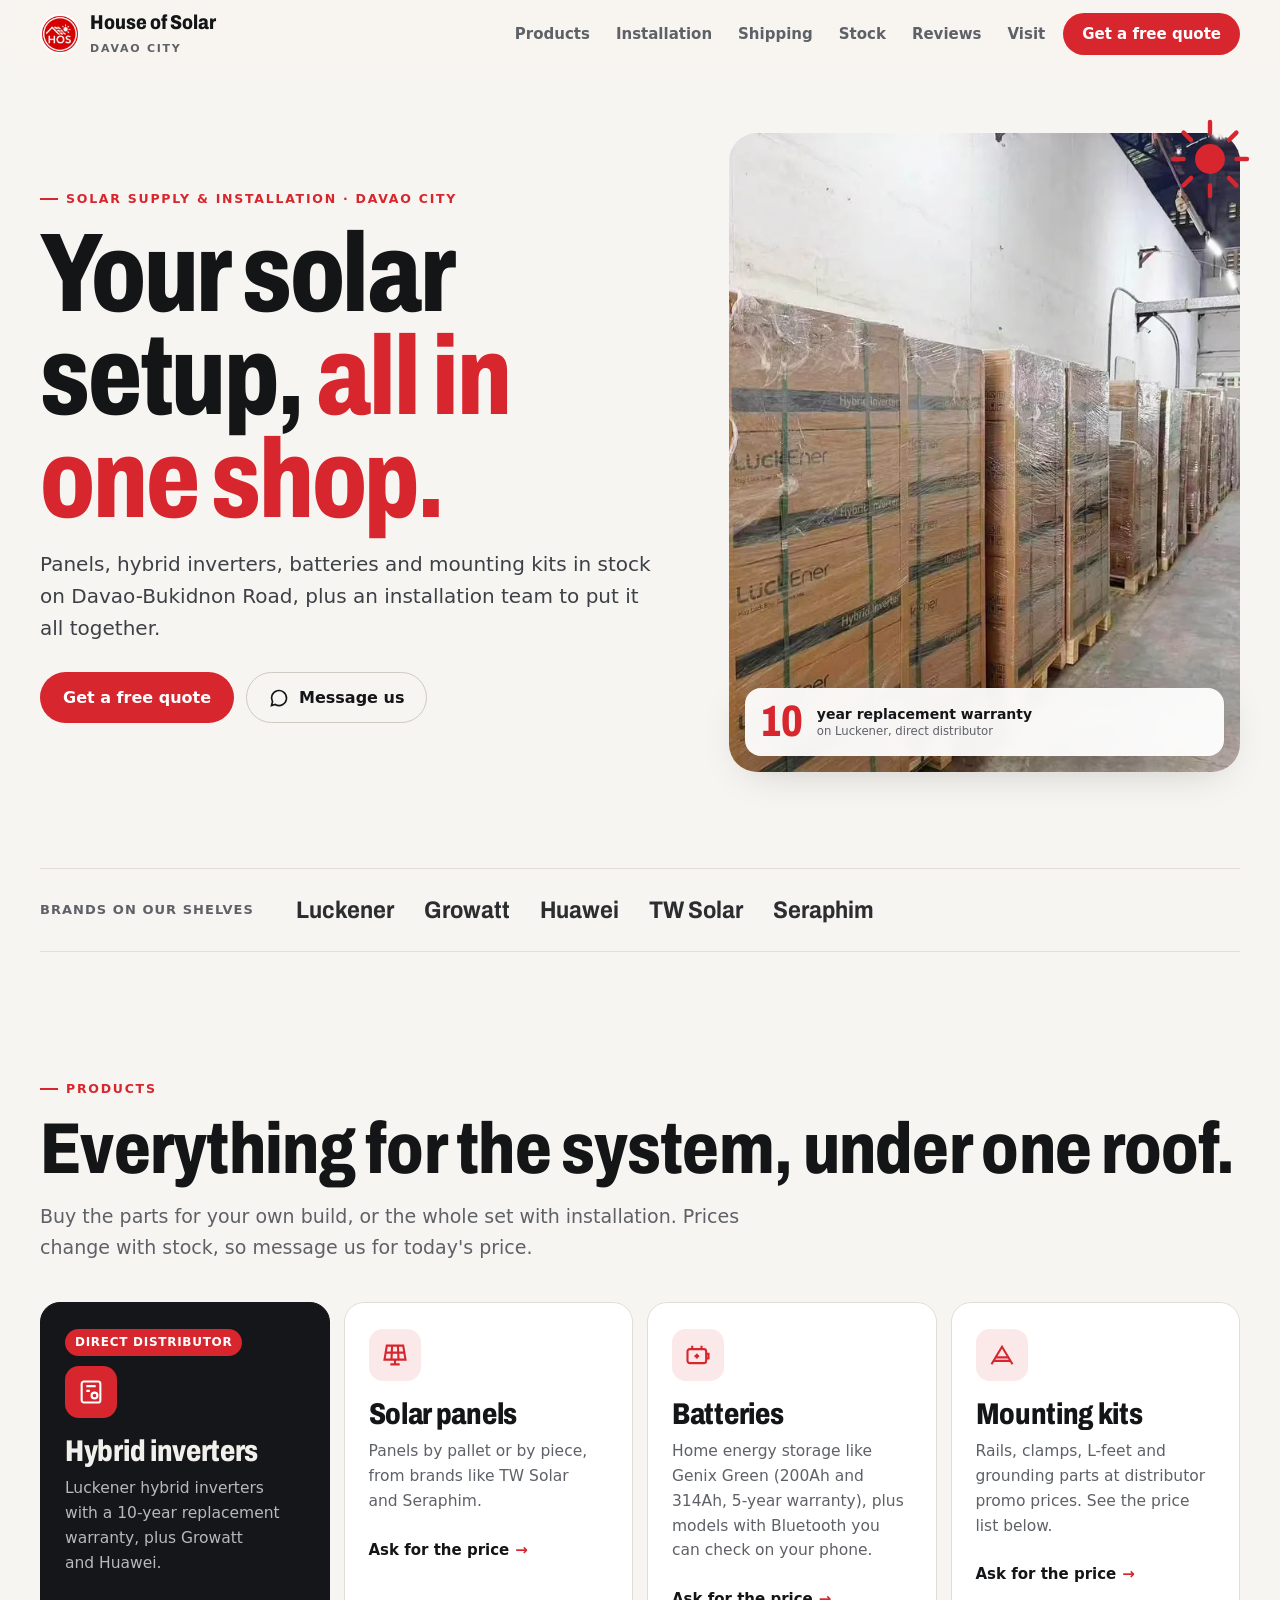
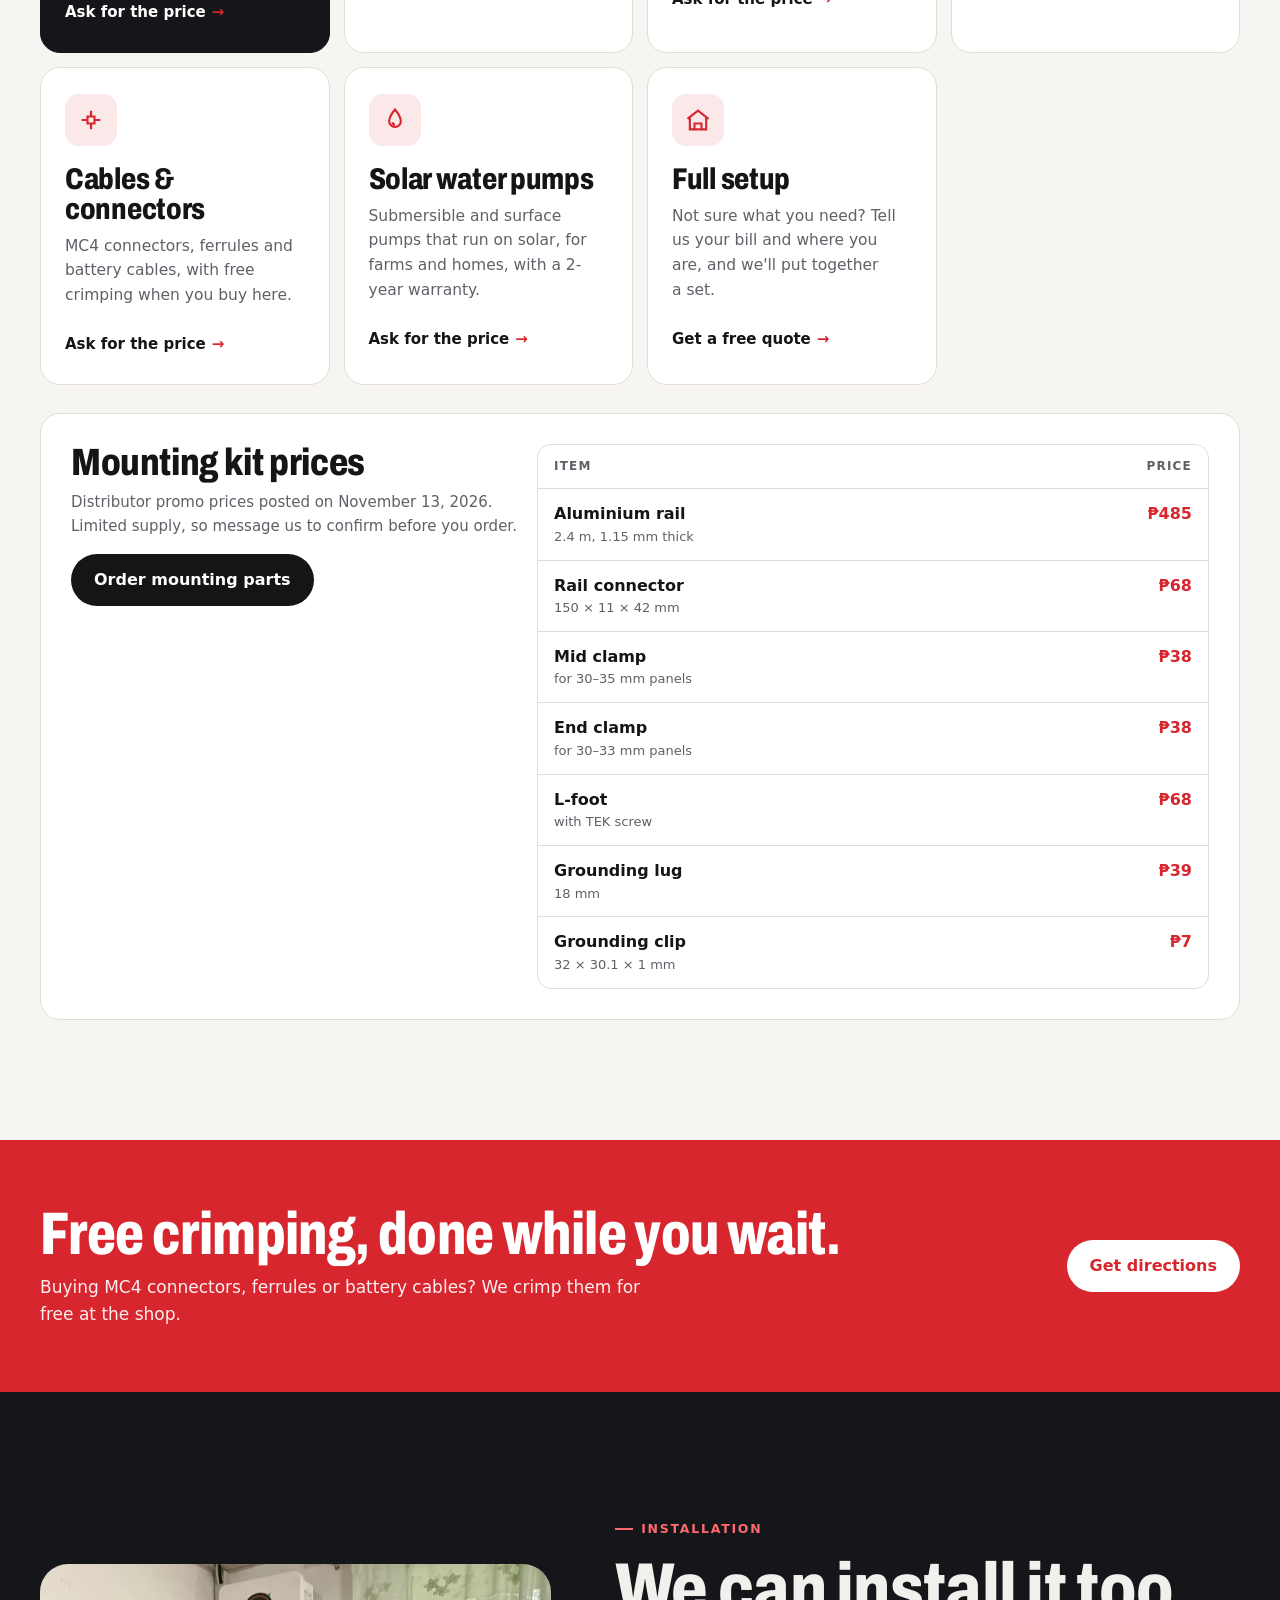
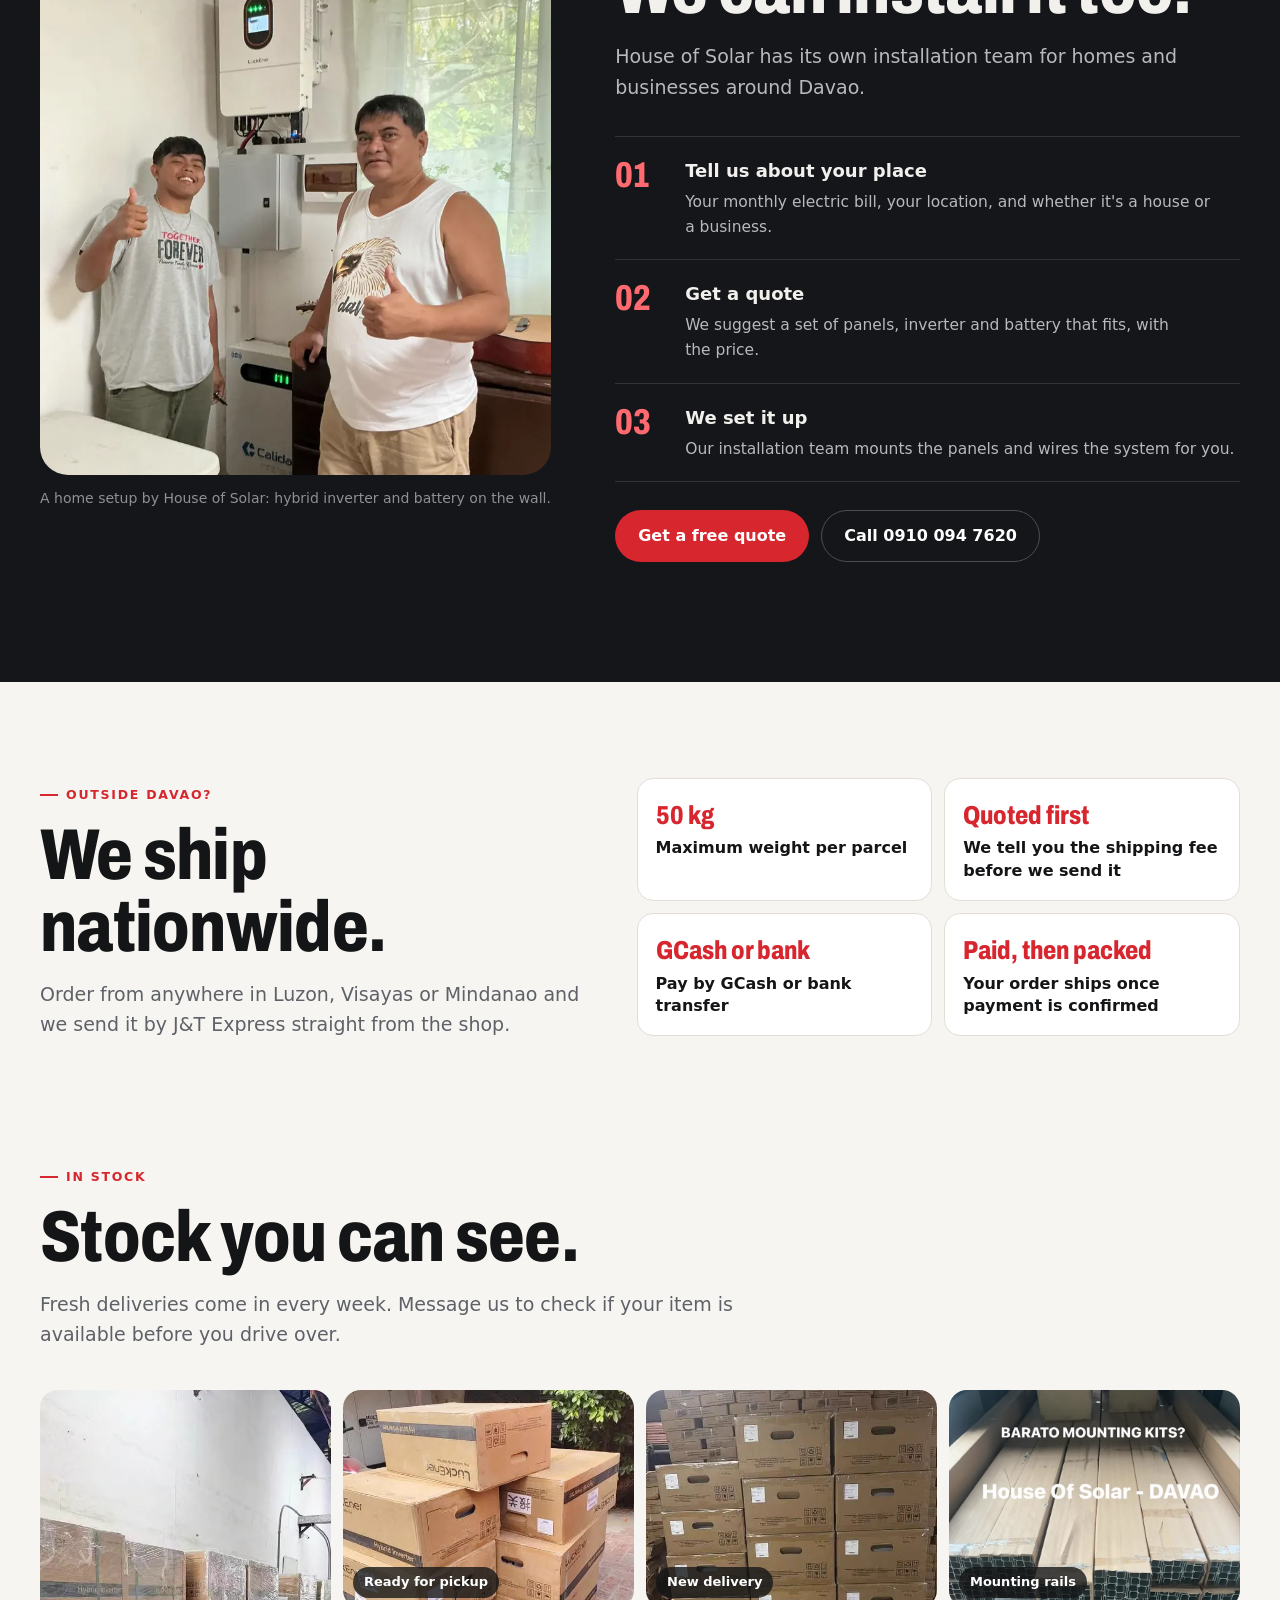
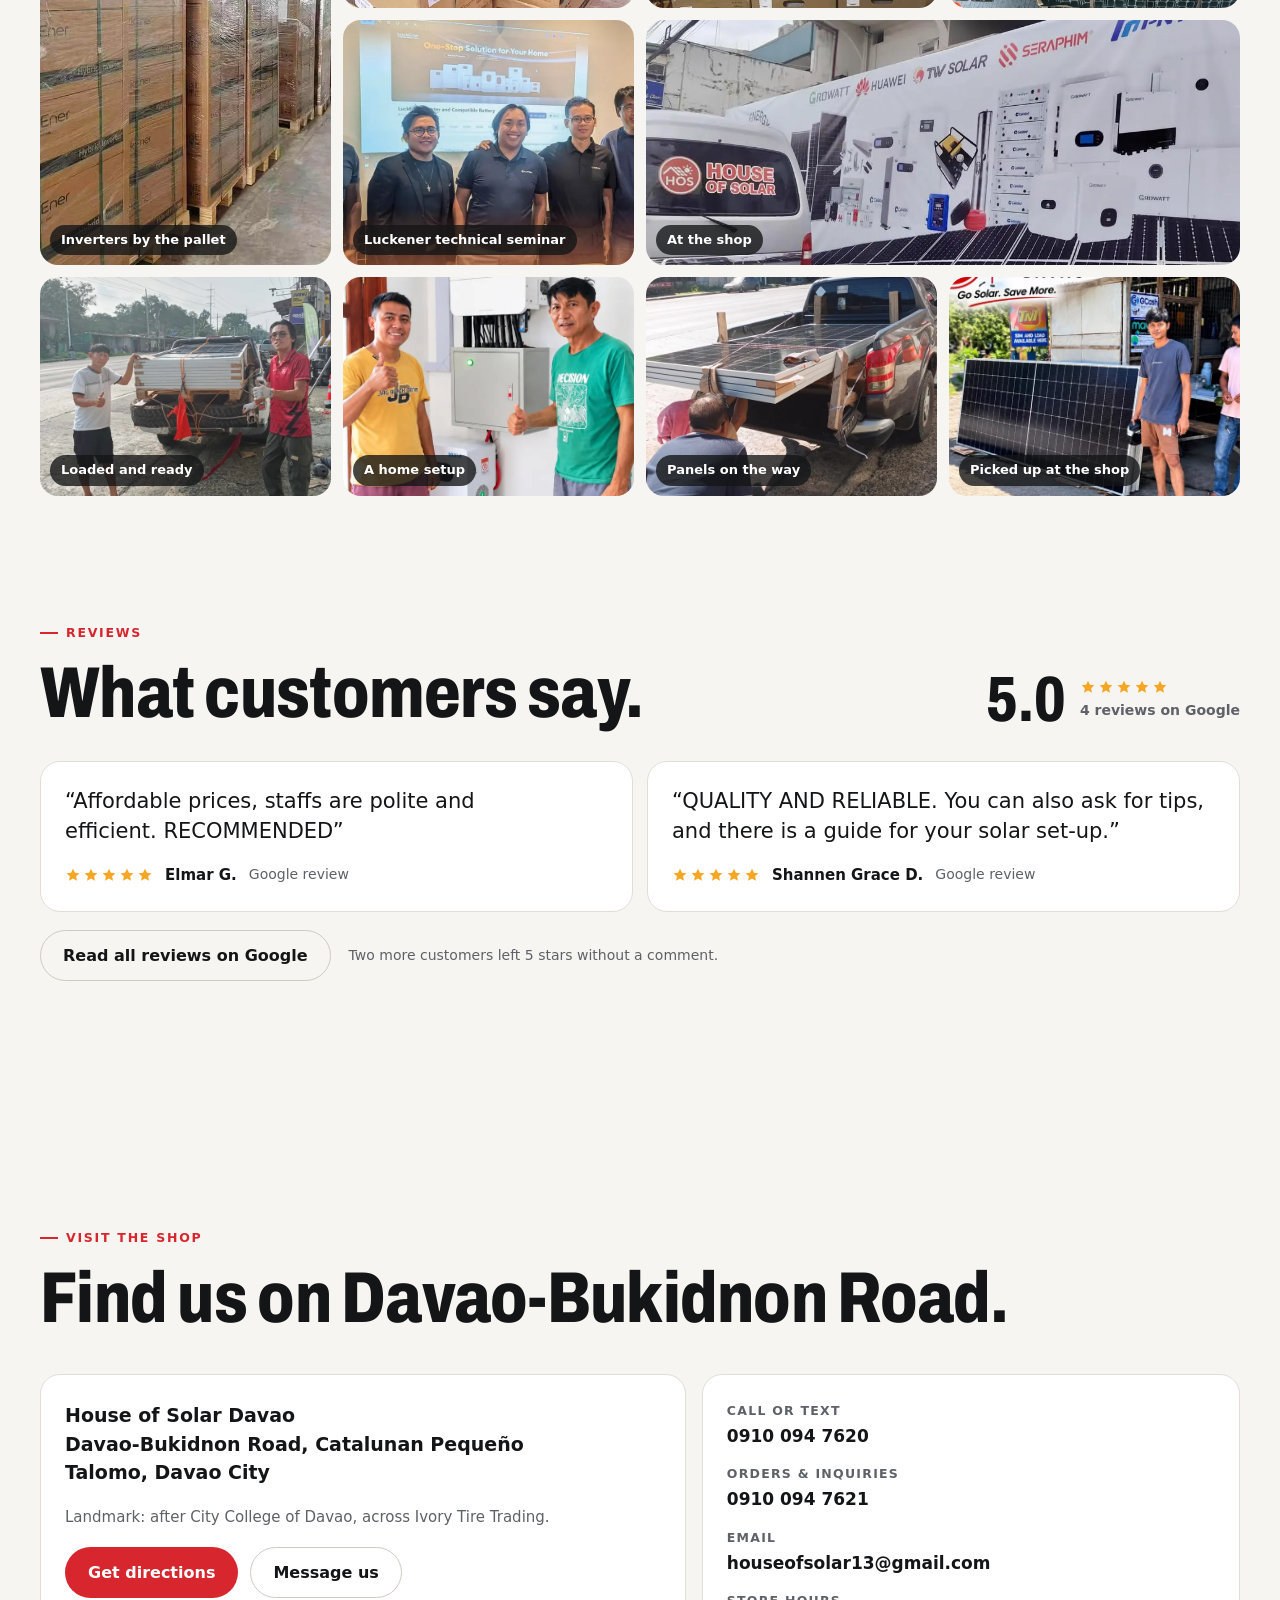
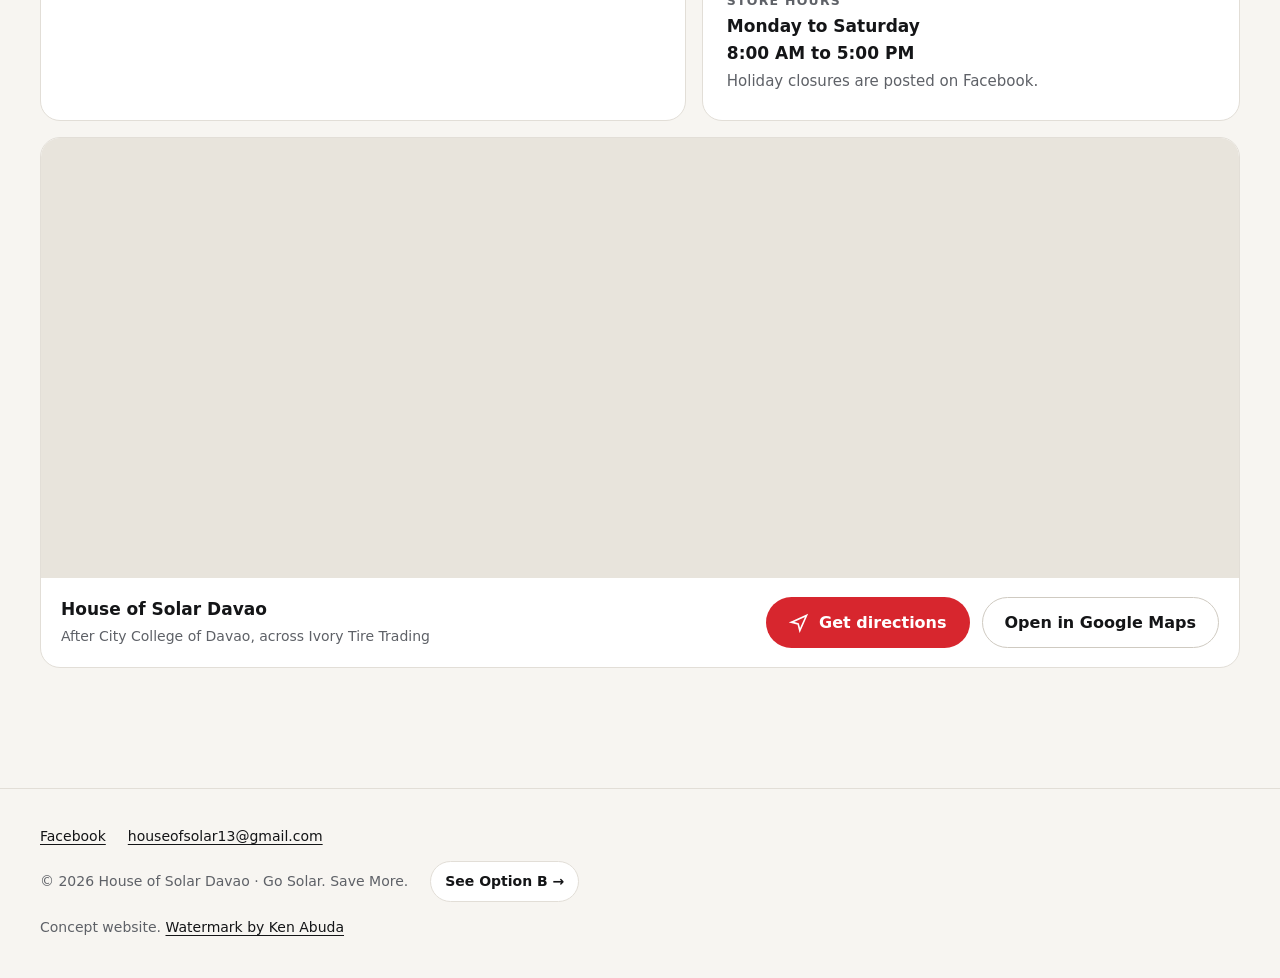
<file: index.html>
<!doctype html>
<html lang="en">
<head>
<meta charset="utf-8">
<meta name="viewport" content="width=device-width, initial-scale=1, viewport-fit=cover">
<title>House of Solar Davao · Solar panels, inverters, batteries and installation</title>
<meta name="description" content="Solar panels, hybrid inverters, batteries and mounting kits in stock on Davao-Bukidnon Road, Catalunan Pequeño, Davao City, plus an installation team. Direct distributor of Luckener.">
<meta name="robots" content="noindex, nofollow">
<meta name="theme-color" content="#F7F5F1">
<link rel="icon" href="assets/favicon.png" type="image/png">
<link rel="apple-touch-icon" href="assets/apple-touch-icon.png">
<link rel="preload" as="image" href="assets/warehouse-640.webp" imagesrcset="assets/warehouse-640.webp 640w, assets/warehouse.webp 864w" imagesizes="(min-width:900px) 44vw, 100vw" fetchpriority="high">
<link rel="preconnect" href="https://fonts.googleapis.com">
<link rel="preconnect" href="https://fonts.gstatic.com" crossorigin>
<link href="https://fonts.googleapis.com/css2?family=Archivo:wdth,wght@75..100,500..800&display=swap" rel="stylesheet">
<link rel="stylesheet" href="assets/dialogs.css">
<style>
  :root{
    --paper:#F7F5F1; --card:#FFFFFF; --ink:#141517; --muted:#5E6167; --line:#E2DED7;
    --red:#D7262E; --red-deep:#B51C23; --night:#141619; --night-2:#1D2024;
    --display:"Archivo","Arial Narrow",system-ui,sans-serif;
    --text:system-ui,-apple-system,"Segoe UI",Roboto,"Helvetica Neue",Arial,sans-serif;
    --r:20px; --gutter:clamp(16px,4vw,40px);
    color-scheme:light;
  }
  *{box-sizing:border-box}
  html{-webkit-text-size-adjust:100%}
  body{margin:0;background:var(--paper);color:var(--ink);font:400 16px/1.6 var(--text);overflow-x:clip}
  img{display:block;max-width:100%;height:auto}
  a{color:inherit;text-underline-offset:3px}
  h1,h2,h3{font-family:var(--display);font-weight:800;font-stretch:80%;letter-spacing:-.01em;line-height:1;margin:0;text-wrap:balance}
  p{margin:0;text-wrap:pretty}
  ::selection{background:var(--red);color:#fff}
  :focus-visible{outline:3px solid var(--red);outline-offset:3px;border-radius:6px}
  .skip{position:absolute;left:12px;top:-60px;z-index:100;background:var(--ink);color:#fff;padding:10px 14px;border-radius:10px;font-weight:700}
  .skip:focus{top:12px}
  .wrap{width:min(1200px,100% - 2*var(--gutter));margin-inline:auto}
  section{padding-block:clamp(64px,10vw,120px)}
  .kicker{display:inline-flex;align-items:center;gap:8px;color:var(--red);font-weight:700;letter-spacing:.14em;text-transform:uppercase;font-size:12.5px;margin-bottom:14px}
  .kicker::before{content:"";width:18px;height:2px;background:currentColor}
  .h2{font-size:clamp(38px,6.4vw,72px)}
  .lead{color:var(--muted);font-size:clamp(16px,1.9vw,19px);max-width:58ch;margin-top:16px}

  .btn{display:inline-flex;align-items:center;gap:10px;min-height:50px;padding:12px 22px;border-radius:999px;text-decoration:none;border:1.5px solid transparent;cursor:pointer;font:inherit;font-weight:700;font-size:16px;transition:background-color .15s,color .15s,border-color .15s,transform .12s}
  .btn svg{width:20px;height:20px;flex:none}
  .btn-red{background:var(--red);color:#fff}
  .btn-dark{background:var(--ink);color:#fff}
  .btn-ghost{border-color:#CFCAC1;color:var(--ink);background:transparent}
  .btn:active{transform:translateY(1px)}
  @media (hover:hover) and (pointer:fine){
    .btn-red:hover{background:var(--red-deep)}
    .btn-dark:hover{background:#2A2C30}
    .btn-ghost:hover{border-color:var(--ink)}
  }

  /* header */
  .top{position:sticky;top:0;z-index:20;background:color-mix(in srgb,var(--paper) 88%,transparent);backdrop-filter:saturate(1.3) blur(10px);border-bottom:1px solid transparent;transition:border-color .2s}
  .top .wrap{display:flex;align-items:center;gap:18px;min-height:68px}
  .brand{display:flex;align-items:center;gap:10px;text-decoration:none;margin-right:auto}
  .brand img{width:40px;height:40px;border-radius:50%}
  .brand b{font-family:var(--display);font-weight:800;font-stretch:85%;font-size:20px;line-height:1}
  .brand small{display:block;font-family:var(--text);font-weight:600;font-size:11px;letter-spacing:.16em;text-transform:uppercase;color:var(--muted);margin-top:3px}
  .nav{display:none;gap:26px}
  .nav a{text-decoration:none;color:var(--muted);font-weight:600;font-size:15px}
  .nav a:hover{color:var(--ink)}
  .top .btn{min-height:42px;padding:8px 18px;font-size:15px}
  @media (min-width:900px){.nav{display:flex}}
  @supports (animation-timeline: scroll()){
    .top{animation:edge linear both;animation-timeline:scroll();animation-range:0 80px}
    @keyframes edge{to{border-bottom-color:var(--line)}}
  }

  /* hero */
  .hero{padding-block:clamp(28px,5vw,64px) clamp(56px,8vw,96px)}
  .hero-grid{display:grid;gap:clamp(28px,5vw,64px);align-items:center}
  @media (min-width:900px){.hero-grid{grid-template-columns:1.1fr .9fr}}
  .hero h1{font-size:clamp(48px,9.2vw,112px);font-stretch:75%;line-height:.92;letter-spacing:-.02em}
  .hero h1 em{font-style:normal;color:var(--red)}
  .hero .lead{font-size:clamp(17px,2vw,20px);color:#3D4046}
  .cta-row{display:flex;flex-wrap:wrap;gap:12px;margin-top:28px}
  .hero-photo{position:relative;margin:0}
  .hero-photo img{width:100%;aspect-ratio:4/5;object-fit:cover;border-radius:28px}
  .hero-photo figcaption{position:absolute;left:16px;right:16px;bottom:16px;display:flex;gap:14px;align-items:center;background:rgba(255,255,255,.94);backdrop-filter:blur(8px);border-radius:16px;padding:14px 16px;box-shadow:0 14px 40px rgba(0,0,0,.18)}
  .hero-photo figcaption b{font-family:var(--display);font-weight:800;font-stretch:75%;font-size:44px;line-height:.9;color:var(--red)}
  .hero-photo figcaption span{font-size:14px;line-height:1.35;font-weight:600}
  .hero-photo figcaption small{display:block;color:var(--muted);font-weight:500}
  .sun{position:absolute;top:-18px;right:-14px;width:88px;height:88px;color:var(--red)}
  @media (max-width:899px){.hero-photo img{aspect-ratio:5/4}.sun{width:64px;height:64px;top:-14px;right:-6px}}

  /* brands */
  .brands{padding-block:0}
  .brands .wrap{border-block:1px solid var(--line);padding-block:22px;display:flex;flex-wrap:wrap;align-items:center;gap:12px 34px}
  .brands p{font-size:13px;color:var(--muted);font-weight:600;letter-spacing:.08em;text-transform:uppercase;margin-right:8px}
  .brands ul{list-style:none;margin:0;padding:0;display:flex;flex-wrap:wrap;gap:10px 30px}
  .brands li{font-family:var(--display);font-weight:700;font-stretch:90%;font-size:clamp(19px,2.2vw,24px);color:#2B2D31}

  /* products */
  .prod-grid{display:grid;gap:14px;margin-top:40px;grid-template-columns:repeat(auto-fit,minmax(min(100%,270px),1fr))}
  .prod{position:relative;background:var(--card);border:1px solid var(--line);border-radius:var(--r);padding:26px 24px 22px;display:grid;gap:10px;align-content:start;transition:border-color .2s,transform .2s}
  .prod .ic{width:52px;height:52px;border-radius:14px;background:#FBE9EA;color:var(--red);display:grid;place-items:center;margin-bottom:8px}
  .prod .ic svg{width:28px;height:28px}
  .prod h3{font-size:30px;font-stretch:80%}
  .prod p{color:var(--muted);font-size:15.5px}
  .prod .ask{margin-top:8px;justify-self:start;background:none;border:0;padding:6px 0;font:inherit;font-weight:700;font-size:15px;color:var(--ink);cursor:pointer;display:inline-flex;gap:6px;align-items:center}
  .prod .ask::after{content:"";position:absolute;inset:0;border-radius:var(--r)}
  .prod .ask span{color:var(--red);transition:transform .2s}
  @media (hover:hover) and (pointer:fine){
    .prod:hover{border-color:#C9C3B9;transform:translateY(-2px)}
    .prod:hover .ask span{transform:translateX(4px)}
  }
  .prod.feature{background:var(--night);color:#F2F0EC;border-color:var(--night)}
  .prod.feature .ic{background:var(--red);color:#fff}
  .prod.feature p{color:#B7B9BE}
  .prod.feature .ask{color:#fff}
  .tag{justify-self:start;font-size:12px;font-weight:700;letter-spacing:.06em;text-transform:uppercase;background:var(--red);color:#fff;border-radius:999px;padding:4px 10px}
  .note{margin-top:18px;color:var(--muted);font-size:14px}

  .pricelist{margin-top:28px;display:grid;gap:18px;background:var(--card);border:1px solid var(--line);border-radius:var(--r);padding:24px}
  @media (min-width:900px){.pricelist{grid-template-columns:.8fr 1.2fr;align-items:start;padding:30px}}
  .pricelist h3{font-size:clamp(28px,3.4vw,38px)}
  .pricelist p{color:var(--muted);font-size:15px;margin-top:8px}
  .table-wrap{overflow-x:auto;border:1px solid var(--line);border-radius:14px}
  .pricelist table{width:100%;border-collapse:collapse;font-variant-numeric:tabular-nums}
  .pricelist th,.pricelist td{padding:12px 16px;text-align:left;border-bottom:1px solid var(--line);vertical-align:top}
  .pricelist thead th{font-size:12px;letter-spacing:.1em;text-transform:uppercase;color:var(--muted)}
  .pricelist tbody th{font-weight:700}
  .pricelist tbody th small{display:block;font-weight:500;color:var(--muted);font-size:13px}
  .pricelist td{text-align:right;font-weight:800;white-space:nowrap;color:var(--red)}
  .pricelist thead th:last-child{text-align:right}
  .pricelist tbody tr:last-child>*{border-bottom:0}

  /* shipping */
  .ship{padding-block:clamp(56px,8vw,96px) 0}
  .ship-grid{display:grid;gap:clamp(20px,4vw,48px);align-items:start}
  @media (min-width:900px){.ship-grid{grid-template-columns:1fr 1.1fr}}
  .ship ul{list-style:none;margin:0;padding:0;display:grid;gap:12px;grid-template-columns:repeat(auto-fit,minmax(min(100%,220px),1fr))}
  .ship li{background:var(--card);border:1px solid var(--line);border-radius:16px;padding:18px;font-weight:600;line-height:1.4}
  .ship li b{display:block;font-family:var(--display);font-weight:800;font-stretch:80%;font-size:26px;color:var(--red);margin-bottom:4px}

  /* crimping band */
  .band{background:var(--red);color:#fff;padding-block:clamp(40px,6vw,64px)}
  .band .wrap{display:grid;gap:20px;align-items:center}
  @media (min-width:860px){.band .wrap{grid-template-columns:1fr auto}}
  .band h2{font-size:clamp(34px,5.4vw,60px);font-stretch:75%}
  .band p{margin-top:10px;font-size:17px;opacity:.92;max-width:56ch}
  .band .btn{background:#fff;color:var(--red)}

  /* install */
  .install{background:var(--night);color:#F2F0EC}
  .install .lead{color:#B7B9BE}
  .install .kicker{color:#FF6A70}
  .inst-grid{display:grid;gap:clamp(28px,5vw,64px);align-items:center}
  @media (min-width:900px){.inst-grid{grid-template-columns:.9fr 1.1fr}}
  .inst-photo{margin:0;position:relative}
  .inst-photo img{width:100%;aspect-ratio:1;object-fit:cover;border-radius:28px}
  .inst-photo figcaption{margin-top:12px;color:#8E9096;font-size:14px}
  .steps{list-style:none;padding:0;margin:34px 0 0;display:grid;gap:0;counter-reset:s}
  .steps li{counter-increment:s;display:grid;grid-template-columns:56px 1fr;gap:4px 14px;padding:20px 0;border-top:1px solid #30333A}
  .steps li:last-child{border-bottom:1px solid #30333A}
  .steps li::before{content:"0" counter(s);grid-row:span 2;font-family:var(--display);font-weight:800;font-stretch:75%;font-size:36px;line-height:1;color:#FF6A70}
  .steps b{font-size:18px}
  .steps p{color:#B7B9BE;font-size:15.5px}
  .install .btn-ghost{color:#fff;border-color:#4A4D55}
  @media (hover:hover) and (pointer:fine){.install .btn-ghost:hover{border-color:#fff}}

  /* stock gallery */
  .gal{display:grid;gap:12px;margin-top:40px;grid-template-columns:repeat(2,1fr)}
  .gal figure{margin:0;position:relative;border-radius:18px;overflow:hidden;background:#E9E5DE}
  .gal img{width:100%;height:100%;object-fit:cover;aspect-ratio:4/3}
  .gal figcaption{position:absolute;left:10px;bottom:10px;background:rgba(20,21,23,.78);color:#fff;font-size:13px;font-weight:600;border-radius:999px;padding:5px 11px}
  .gal .wide{grid-column:span 2}
  .gal .wide img{aspect-ratio:960/397}
  @media (max-width:859px){.gal .m-wide{grid-column:span 2}.gal .m-wide img{aspect-ratio:3/2}}
  @media (min-width:860px){
    .gal{grid-template-columns:repeat(4,1fr)}
    .gal .tall{grid-row:span 2}
    .gal .tall img{aspect-ratio:auto;height:100%}
  }

  /* visit */
  .visit-grid{display:grid;gap:16px;margin-top:40px}
  @media (min-width:900px){.visit-grid{grid-template-columns:1.2fr 1fr}}
  .vcard{background:var(--card);border:1px solid var(--line);border-radius:var(--r);padding:26px 24px;display:grid;gap:18px;align-content:start}
  .vcard address{font-style:normal;font-size:19px;line-height:1.5;font-weight:600}
  .vcard dl{margin:0;display:grid;gap:14px}
  .vcard dt{font-size:12.5px;letter-spacing:.1em;text-transform:uppercase;color:var(--muted);font-weight:700}
  .vcard dd{margin:2px 0 0;font-size:17px;font-weight:600}
  .vcard dd a{text-decoration:none}
  .vcard dd a:hover{text-decoration:underline}
  .vcard .muted{color:var(--muted);font-weight:500;font-size:15px}
  .vcard .cta-row{margin-top:0}

  .stars{display:inline-flex;gap:2px;color:#F5A623}
  .stars svg{width:16px;height:16px;fill:currentColor}
  .rev-head{display:flex;flex-wrap:wrap;align-items:end;justify-content:space-between;gap:20px}
  .score{display:flex;align-items:center;gap:14px}
  .score b{font-family:var(--display);font-weight:800;font-stretch:75%;font-size:64px;line-height:.9}
  .score > div{display:grid;gap:4px}
  .score span:not(.stars){font-size:14px;color:var(--muted);font-weight:600}
  .rev-grid{display:grid;gap:14px;margin-top:32px;grid-template-columns:repeat(auto-fit,minmax(min(100%,320px),1fr))}
  .rev{margin:0;background:var(--card);border:1px solid var(--line);border-radius:var(--r);padding:24px;display:grid;gap:16px;align-content:space-between}
  .rev blockquote{margin:0}
  .rev blockquote p{font-size:clamp(18px,2vw,21px);line-height:1.45;font-weight:500}
  .rev blockquote p::before{content:"\201C"}
  .rev blockquote p::after{content:"\201D"}
  .rev figcaption{display:flex;flex-wrap:wrap;align-items:center;gap:6px 12px;font-size:14px}
  .rev figcaption b{font-size:15px}
  .rev figcaption span:last-child{color:var(--muted)}
  .rev-more{margin-top:18px;display:flex;flex-wrap:wrap;align-items:center;gap:12px 18px;color:var(--muted);font-size:14px}
  .map-card{background:var(--card);border:1px solid var(--line);border-radius:var(--r);overflow:hidden}
  .map-card iframe{display:block;width:100%;height:clamp(280px,42vw,440px);border:0;background:#E8E4DC}
  .map-bar{display:flex;flex-wrap:wrap;gap:14px 20px;align-items:center;justify-content:space-between;padding:18px 20px}
  .map-bar p b{display:block;font-size:17px}
  .map-bar p span{color:var(--muted);font-size:14px}
  .map-bar .cta-row{margin-top:0}
  @media (max-width:520px){.map-bar .cta-row,.map-bar .btn{width:100%}.map-bar .btn{justify-content:center}}
  .visit-grid .map-card{grid-column:1/-1}
  footer{border-top:1px solid var(--line);padding:36px 0 40px;color:var(--muted);font-size:14px}
  footer .wrap{display:grid;gap:14px}
  footer .row{display:flex;flex-wrap:wrap;gap:10px 22px;align-items:center}
  footer a{color:var(--ink)}
  .compare{display:inline-flex;align-items:center;gap:8px;padding:8px 14px;border:1px solid var(--line);border-radius:999px;text-decoration:none;font-weight:600;background:var(--card)}

  /* phone action bar */
  .mbar{display:none}
  @media (max-width:760px){
    .mbar{position:fixed;left:0;right:0;bottom:0;z-index:30;display:grid;grid-template-columns:repeat(4,1fr);background:#fff;border-top:1px solid var(--line);padding-bottom:env(safe-area-inset-bottom)}
    .mbar > *{display:flex;flex-direction:column;align-items:center;gap:3px;padding:10px 4px;font-size:13px;font-weight:700;text-decoration:none;border:0;background:none;color:inherit;font-family:inherit;cursor:pointer}
    .mbar > :first-child{background:var(--red);color:#fff}
    .mbar svg{width:20px;height:20px}
    footer{padding-bottom:calc(96px + env(safe-area-inset-bottom))}
    .top .btn{display:none}
  }

  @media (prefers-reduced-motion: no-preference){
    html{scroll-behavior:smooth}
    @supports (animation-timeline: view()){
      .reveal{animation:rise linear both;animation-timeline:view();animation-range:entry 0% entry 35%}
      @keyframes rise{from{opacity:0;transform:translateY(22px)}to{opacity:1;transform:none}}
    }
    .sun .rays{transform-origin:50% 50%;animation:spin 40s linear infinite}
    @keyframes spin{to{transform:rotate(1turn)}}
  }
</style>
<!-- GoatCounter: counts visits and Message/Call/Book taps (dashboard: kenabuda.goatcounter.com) -->
<script data-goatcounter="https://kenabuda.goatcounter.com/count" async src="https://gc.zgo.at/count.js"></script>
<script>
document.addEventListener('click', function (e) {
  var el = e.target.closest && e.target.closest('a, button');
  if (!el || !window.goatcounter || !window.goatcounter.count) return;
  var href = (el.getAttribute('href') || '').toLowerCase();
  var text = (el.textContent || '').trim().toLowerCase();
  var kind =
    /^fb-messenger:|m\.me\/|messenger\.com/.test(href) ? 'Message' :
    /^tel:/.test(href) ? 'Call' :
    /^sms:/.test(href) ? 'Text' :
    /wa\.me\//.test(href) ? 'WhatsApp' :
    /google\.[a-z.]+\/maps|maps\.app\.goo\.gl|goo\.gl\/maps|maps\.google/.test(href) ? 'Directions' :
    /shopee\.|lazada\./.test(href) ? 'Shop' :
    /instagram\.com/.test(href) ? 'Instagram' :
    /facebook\.com/.test(href) ? 'Facebook' :
    /book|reserve|trial|inquire|inquiry/.test(text) ? 'Book' :
    /^message|messenger/.test(text) ? 'Message' : '';
  if (!kind) return;
  var site = location.pathname.replace(/index\.html$/, '').replace(/^\/|\/$/g, '') || 'home';
  var popup = el.closest('dialog') ? ' (popup)' : '';
  window.goatcounter.count({ path: site + ': ' + kind + popup, title: text.slice(0, 60), event: true });
}, true);
</script>
</head>
<body>
<a class="skip" href="#main">Skip to content</a>

<header class="top">
  <div class="wrap">
    <a class="brand" href="#top" aria-label="House of Solar Davao, back to top">
      <img src="assets/logo-256.webp" width="256" height="256" alt="">
      <span><b>House of Solar</b><small>Davao City</small></span>
    </a>
    <nav class="nav" aria-label="Main">
      <a href="#products">Products</a>
      <a href="#install">Installation</a>
      <a href="#ship">Shipping</a>
      <a href="#stock">Stock</a>
      <a href="#reviews">Reviews</a>
      <a href="#visit">Visit</a>
    </nav>
    <button class="btn btn-red" type="button" data-quote>Get a free quote</button>
  </div>
</header>

<main id="main">
  <section class="hero" id="top">
    <div class="wrap hero-grid">
      <div>
        <p class="kicker">Solar supply &amp; installation · Davao City</p>
        <h1>Your solar setup, <em>all in one shop.</em></h1>
        <p class="lead">Panels, hybrid inverters, batteries and mounting kits in stock on Davao-Bukidnon Road, plus an installation team to put it all together.</p>
        <div class="cta-row">
          <button class="btn btn-red" type="button" data-quote>Get a free quote</button>
          <a class="btn btn-ghost" href="https://m.me/houseofsolardavao" target="_blank" rel="noopener"><svg viewBox="0 0 24 24" fill="none" stroke="currentColor" stroke-width="2" aria-hidden="true"><path d="M21 12a9 9 0 0 1-13.5 7.8L3 21l1.2-4.5A9 9 0 1 1 21 12z"/></svg>Message us</a>
        </div>
      </div>
      <figure class="hero-photo">
        <img src="assets/warehouse-640.webp" srcset="assets/warehouse-640.webp 640w, assets/warehouse.webp 864w" sizes="(min-width:900px) 44vw, 100vw" width="864" height="1080" alt="Pallets of boxed Luckener hybrid inverters lined up in the House of Solar warehouse" fetchpriority="high">
        <svg class="sun" viewBox="0 0 100 100" aria-hidden="true"><circle cx="50" cy="50" r="17" fill="currentColor"/><g class="rays" stroke="currentColor" stroke-width="5" stroke-linecap="round"><path d="M50 8v12M50 80v12M8 50h12M80 50h12M20 20l8.5 8.5M71.5 71.5 80 80M20 80l8.5-8.5M71.5 28.5 80 20"/></g></svg>
        <figcaption><b>10</b><span>year replacement warranty<small>on Luckener, direct distributor</small></span></figcaption>
      </figure>
    </div>
  </section>

  <section class="brands" aria-label="Brands we carry">
    <div class="wrap">
      <p>Brands on our shelves</p>
      <ul>
        <li>Luckener</li><li>Growatt</li><li>Huawei</li><li>TW Solar</li><li>Seraphim</li>
      </ul>
    </div>
  </section>

  <section id="products">
    <div class="wrap">
      <p class="kicker">Products</p>
      <h2 class="h2">Everything for the system, under one roof.</h2>
      <p class="lead">Buy the parts for your own build, or the whole set with installation. Prices change with stock, so message us for today's price.</p>
      <div class="prod-grid">
        <article class="prod feature reveal">
          <span class="tag">Direct distributor</span>
          <div class="ic"><svg viewBox="0 0 24 24" fill="none" stroke="currentColor" stroke-width="1.8" aria-hidden="true"><rect x="4" y="3" width="16" height="18" rx="2"/><path d="M8 7h8M8 11h3"/><circle cx="15" cy="15" r="2.5"/></svg></div>
          <h3>Hybrid inverters</h3>
          <p>Luckener hybrid inverters with a 10-year replacement warranty, plus Growatt and Huawei.</p>
          <button class="ask" type="button" data-quote="inverter">Ask for the price <span aria-hidden="true">→</span></button>
        </article>
        <article class="prod reveal">
          <div class="ic"><svg viewBox="0 0 24 24" fill="none" stroke="currentColor" stroke-width="1.8" aria-hidden="true"><path d="M5 4h14l2 12H3z"/><path d="M4 10h16M9.5 4 9 16M14.5 4l.5 12M12 16v4M8 20h8"/></svg></div>
          <h3>Solar panels</h3>
          <p>Panels by pallet or by piece, from brands like TW Solar and Seraphim.</p>
          <button class="ask" type="button" data-quote="panels">Ask for the price <span aria-hidden="true">→</span></button>
        </article>
        <article class="prod reveal">
          <div class="ic"><svg viewBox="0 0 24 24" fill="none" stroke="currentColor" stroke-width="1.8" aria-hidden="true"><rect x="3" y="7" width="16" height="12" rx="2"/><path d="M19 11h2v4h-2M7 4v3M15 4v3M9 13h4M11 11v4"/></svg></div>
          <h3>Batteries</h3>
          <p>Home energy storage like Genix Green (200Ah and 314Ah, 5-year warranty), plus models with Bluetooth you can check on your phone.</p>
          <button class="ask" type="button" data-quote="battery">Ask for the price <span aria-hidden="true">→</span></button>
        </article>
        <article class="prod reveal">
          <div class="ic"><svg viewBox="0 0 24 24" fill="none" stroke="currentColor" stroke-width="1.8" aria-hidden="true"><path d="M3 20 12 5l9 15"/><path d="M6.5 14h11M5 17h14"/></svg></div>
          <h3>Mounting kits</h3>
          <p>Rails, clamps, L-feet and grounding parts at distributor promo prices. See the price list below.</p>
          <button class="ask" type="button" data-quote="mounting">Ask for the price <span aria-hidden="true">→</span></button>
        </article>
        <article class="prod reveal">
          <div class="ic"><svg viewBox="0 0 24 24" fill="none" stroke="currentColor" stroke-width="1.8" aria-hidden="true"><path d="M4 12h5M15 12h5M9 9h6v6H9z"/><path d="M12 4v5M12 15v5"/></svg></div>
          <h3>Cables &amp; connectors</h3>
          <p>MC4 connectors, ferrules and battery cables, with free crimping when you buy here.</p>
          <button class="ask" type="button" data-quote="cables">Ask for the price <span aria-hidden="true">→</span></button>
        </article>
        <article class="prod reveal">
          <div class="ic"><svg viewBox="0 0 24 24" fill="none" stroke="currentColor" stroke-width="1.8" aria-hidden="true"><path d="M12 3s-5 6-5 10a5 5 0 0 0 10 0c0-4-5-10-5-10z"/><path d="M10 14a2 2 0 0 0 2 2"/></svg></div>
          <h3>Solar water pumps</h3>
          <p>Submersible and surface pumps that run on solar, for farms and homes, with a 2-year warranty.</p>
          <button class="ask" type="button" data-quote="pump">Ask for the price <span aria-hidden="true">→</span></button>
        </article>
        <article class="prod reveal">
          <div class="ic"><svg viewBox="0 0 24 24" fill="none" stroke="currentColor" stroke-width="1.8" aria-hidden="true"><path d="M3 11 12 4l9 7"/><path d="M5 10v10h14V10"/><path d="M9 20v-5h6v5"/></svg></div>
          <h3>Full setup</h3>
          <p>Not sure what you need? Tell us your bill and where you are, and we'll put together a set.</p>
          <button class="ask" type="button" data-quote="setup">Get a free quote <span aria-hidden="true">→</span></button>
        </article>
      </div>
      <div class="pricelist reveal" id="prices">
        <div><h3>Mounting kit prices</h3><p>Distributor promo prices posted on November 13, 2026. Limited supply, so message us to confirm before you order.</p><div class="cta-row" style="margin-top:16px"><button class="btn btn-dark" type="button" data-quote="mounting">Order mounting parts</button></div></div>
        <div class="table-wrap" role="region" tabindex="0" aria-label="Mounting kit prices"><table><thead><tr><th scope="col">Item</th><th scope="col">Price</th></tr></thead><tbody><tr><th scope="row">Aluminium rail<small>2.4 m, 1.15 mm thick</small></th><td>₱485</td></tr><tr><th scope="row">Rail connector<small>150 × 11 × 42 mm</small></th><td>₱68</td></tr><tr><th scope="row">Mid clamp<small>for 30–35 mm panels</small></th><td>₱38</td></tr><tr><th scope="row">End clamp<small>for 30–33 mm panels</small></th><td>₱38</td></tr><tr><th scope="row">L-foot<small>with TEK screw</small></th><td>₱68</td></tr><tr><th scope="row">Grounding lug<small>18 mm</small></th><td>₱39</td></tr><tr><th scope="row">Grounding clip<small>32 × 30.1 × 1 mm</small></th><td>₱7</td></tr></tbody></table></div>
      </div>
    </div>
  </section>

  <section class="band" aria-label="Free crimping">
    <div class="wrap">
      <div>
        <h2>Free crimping, done while you wait.</h2>
        <p>Buying MC4 connectors, ferrules or battery cables? We crimp them for free at the shop.</p>
      </div>
      <a class="btn" href="https://maps.app.goo.gl/4SUnkpNkTWq9NX2J6" target="_blank" rel="noopener">Get directions</a>
    </div>
  </section>

  <section class="install" id="install">
    <div class="wrap inst-grid">
      <figure class="inst-photo reveal">
        <img src="assets/install-800.webp" width="800" height="800" loading="lazy" alt="A happy customer gives a thumbs up beside a newly installed wall inverter and battery">
        <figcaption>A home setup by House of Solar: hybrid inverter and battery on the wall.</figcaption>
      </figure>
      <div>
        <p class="kicker">Installation</p>
        <h2 class="h2">We can install it too.</h2>
        <p class="lead">House of Solar has its own installation team for homes and businesses around Davao.</p>
        <ol class="steps">
          <li><b>Tell us about your place</b><p>Your monthly electric bill, your location, and whether it's a house or a business.</p></li>
          <li><b>Get a quote</b><p>We suggest a set of panels, inverter and battery that fits, with the price.</p></li>
          <li><b>We set it up</b><p>Our installation team mounts the panels and wires the system for you.</p></li>
        </ol>
        <div class="cta-row">
          <button class="btn btn-red" type="button" data-quote="setup">Get a free quote</button>
          <a class="btn btn-ghost" href="tel:+639100947620">Call 0910 094 7620</a>
        </div>
      </div>
    </div>
  </section>

  <section class="ship" id="ship" aria-labelledby="ship-h">
    <div class="wrap ship-grid">
      <div>
        <p class="kicker">Outside Davao?</p>
        <h2 class="h2" id="ship-h">We ship nationwide.</h2>
        <p class="lead">Order from anywhere in Luzon, Visayas or Mindanao and we send it by J&amp;T Express straight from the shop.</p>
      </div>
      <ul>
        <li><b>50 kg</b>Maximum weight per parcel</li>
        <li><b>Quoted first</b>We tell you the shipping fee before we send it</li>
        <li><b>GCash or bank</b>Pay by GCash or bank transfer</li>
        <li><b>Paid, then packed</b>Your order ships once payment is confirmed</li>
      </ul>
    </div>
  </section>

  <section id="stock">
    <div class="wrap">
      <p class="kicker">In stock</p>
      <h2 class="h2">Stock you can see.</h2>
      <p class="lead">Fresh deliveries come in every week. Message us to check if your item is available before you drive over.</p>
      <div class="gal">
        <figure class="tall reveal"><img src="assets/warehouse-640.webp" width="640" height="800" loading="lazy" alt="Long row of pallets stacked with boxed Luckener hybrid inverters"><figcaption>Inverters by the pallet</figcaption></figure>
        <figure class="reveal"><img src="assets/luckener-boxes-540.webp" width="540" height="405" loading="lazy" alt="Stacked boxes of Luckener hybrid inverters outside the shop"><figcaption>Ready for pickup</figcaption></figure>
        <figure class="reveal"><img src="assets/stock-540.webp" width="540" height="405" loading="lazy" alt="A wall of boxed solar equipment"><figcaption>New delivery</figcaption></figure>
        <figure class="reveal"><img src="assets/mounting-800.webp" width="800" height="600" loading="lazy" alt="Bundles of aluminium mounting rails loaded in a van"><figcaption>Mounting rails</figcaption></figure>
        <figure class="m-wide reveal"><img src="assets/seminar-900.webp" width="900" height="600" loading="lazy" alt="The House of Solar team at a Luckener technical seminar"><figcaption>Luckener technical seminar</figcaption></figure>
        <figure class="wide reveal"><img src="assets/storefront-960.webp" width="960" height="397" loading="lazy" alt="House of Solar van parked beside a banner showing inverters, batteries and panels"><figcaption>At the shop</figcaption></figure>
        <figure class="reveal"><img src="assets/pickup-truck-720.webp" width="720" height="720" loading="lazy" alt="A customer and staff member with solar panels strapped to a pickup truck"><figcaption>Loaded and ready</figcaption></figure>
        <figure class="reveal"><img src="assets/install2-640.webp" width="640" height="800" loading="lazy" style="object-position:50% 25%" alt="Two smiling customers beside a wall-mounted Luckener inverter, breaker box and battery"><figcaption>A home setup</figcaption></figure>
        <figure class="reveal"><img src="assets/panels-truck-720.webp" width="720" height="720" loading="lazy" alt="Solar panels being secured on the back of a pickup truck"><figcaption>Panels on the way</figcaption></figure>
        <figure class="reveal"><img src="assets/panel-pickup-800.webp" width="800" height="460" loading="lazy" alt="Two customers beside a stack of new solar panels outside the shop"><figcaption>Picked up at the shop</figcaption></figure>
      </div>
    </div>
  </section>

  <section id="reviews" aria-labelledby="rev-h" style="padding-top:0">
    <div class="wrap">
      <div class="rev-head">
        <div><p class="kicker">Reviews</p><h2 class="h2" id="rev-h">What customers say.</h2></div>
        <div class="score"><b>5.0</b><div><span class="stars" role="img" aria-label="5 out of 5 stars"><svg viewBox="0 0 24 24" aria-hidden="true"><path d="m12 2.5 2.9 6 6.6.9-4.8 4.6 1.2 6.5L12 17.4l-5.9 3.1 1.2-6.5L2.5 9.4l6.6-.9z"/></svg><svg viewBox="0 0 24 24" aria-hidden="true"><path d="m12 2.5 2.9 6 6.6.9-4.8 4.6 1.2 6.5L12 17.4l-5.9 3.1 1.2-6.5L2.5 9.4l6.6-.9z"/></svg><svg viewBox="0 0 24 24" aria-hidden="true"><path d="m12 2.5 2.9 6 6.6.9-4.8 4.6 1.2 6.5L12 17.4l-5.9 3.1 1.2-6.5L2.5 9.4l6.6-.9z"/></svg><svg viewBox="0 0 24 24" aria-hidden="true"><path d="m12 2.5 2.9 6 6.6.9-4.8 4.6 1.2 6.5L12 17.4l-5.9 3.1 1.2-6.5L2.5 9.4l6.6-.9z"/></svg><svg viewBox="0 0 24 24" aria-hidden="true"><path d="m12 2.5 2.9 6 6.6.9-4.8 4.6 1.2 6.5L12 17.4l-5.9 3.1 1.2-6.5L2.5 9.4l6.6-.9z"/></svg></span><span>4 reviews on Google</span></div></div>
      </div>
      <div class="rev-grid">
        <figure class="rev reveal"><blockquote><p>Affordable prices, staffs are polite and efficient. RECOMMENDED</p></blockquote><figcaption><span class="stars" role="img" aria-label="5 out of 5 stars"><svg viewBox="0 0 24 24" aria-hidden="true"><path d="m12 2.5 2.9 6 6.6.9-4.8 4.6 1.2 6.5L12 17.4l-5.9 3.1 1.2-6.5L2.5 9.4l6.6-.9z"/></svg><svg viewBox="0 0 24 24" aria-hidden="true"><path d="m12 2.5 2.9 6 6.6.9-4.8 4.6 1.2 6.5L12 17.4l-5.9 3.1 1.2-6.5L2.5 9.4l6.6-.9z"/></svg><svg viewBox="0 0 24 24" aria-hidden="true"><path d="m12 2.5 2.9 6 6.6.9-4.8 4.6 1.2 6.5L12 17.4l-5.9 3.1 1.2-6.5L2.5 9.4l6.6-.9z"/></svg><svg viewBox="0 0 24 24" aria-hidden="true"><path d="m12 2.5 2.9 6 6.6.9-4.8 4.6 1.2 6.5L12 17.4l-5.9 3.1 1.2-6.5L2.5 9.4l6.6-.9z"/></svg><svg viewBox="0 0 24 24" aria-hidden="true"><path d="m12 2.5 2.9 6 6.6.9-4.8 4.6 1.2 6.5L12 17.4l-5.9 3.1 1.2-6.5L2.5 9.4l6.6-.9z"/></svg></span><b>Elmar G.</b><span>Google review</span></figcaption></figure>
        <figure class="rev reveal"><blockquote><p>QUALITY AND RELIABLE. You can also ask for tips, and there is a guide for your solar set-up.</p></blockquote><figcaption><span class="stars" role="img" aria-label="5 out of 5 stars"><svg viewBox="0 0 24 24" aria-hidden="true"><path d="m12 2.5 2.9 6 6.6.9-4.8 4.6 1.2 6.5L12 17.4l-5.9 3.1 1.2-6.5L2.5 9.4l6.6-.9z"/></svg><svg viewBox="0 0 24 24" aria-hidden="true"><path d="m12 2.5 2.9 6 6.6.9-4.8 4.6 1.2 6.5L12 17.4l-5.9 3.1 1.2-6.5L2.5 9.4l6.6-.9z"/></svg><svg viewBox="0 0 24 24" aria-hidden="true"><path d="m12 2.5 2.9 6 6.6.9-4.8 4.6 1.2 6.5L12 17.4l-5.9 3.1 1.2-6.5L2.5 9.4l6.6-.9z"/></svg><svg viewBox="0 0 24 24" aria-hidden="true"><path d="m12 2.5 2.9 6 6.6.9-4.8 4.6 1.2 6.5L12 17.4l-5.9 3.1 1.2-6.5L2.5 9.4l6.6-.9z"/></svg><svg viewBox="0 0 24 24" aria-hidden="true"><path d="m12 2.5 2.9 6 6.6.9-4.8 4.6 1.2 6.5L12 17.4l-5.9 3.1 1.2-6.5L2.5 9.4l6.6-.9z"/></svg></span><b>Shannen Grace D.</b><span>Google review</span></figcaption></figure>
      </div>
      <div class="rev-more"><a class="btn btn-ghost" href="https://www.google.com/maps?cid=716009669774019162" target="_blank" rel="noopener">Read all reviews on Google</a><span>Two more customers left 5 stars without a comment.</span></div>
    </div>
  </section>

  <section id="visit">
    <div class="wrap">
      <p class="kicker">Visit the shop</p>
      <h2 class="h2">Find us on Davao-Bukidnon Road.</h2>
      <div class="visit-grid">
        <div class="vcard">
          <address>House of Solar Davao<br>Davao-Bukidnon Road, Catalunan Pequeño<br>Talomo, Davao City</address>
          <p class="muted">Landmark: after City College of Davao, across Ivory Tire Trading.</p>
          <div class="cta-row">
            <a class="btn btn-red" href="https://maps.app.goo.gl/4SUnkpNkTWq9NX2J6" target="_blank" rel="noopener">Get directions</a>
            <a class="btn btn-ghost" href="https://m.me/houseofsolardavao" target="_blank" rel="noopener">Message us</a>
          </div>
        </div>
        <div class="vcard">
          <dl>
            <div><dt>Call or text</dt><dd><a href="tel:+639100947620">0910 094 7620</a></dd></div>
            <div><dt>Orders &amp; inquiries</dt><dd><a href="tel:+639100947621">0910 094 7621</a></dd></div>
            <div><dt>Email</dt><dd><a href="mailto:houseofsolar13@gmail.com">houseofsolar13@gmail.com</a></dd></div>
            <div><dt>Store hours</dt><dd>Monday to Saturday<br>8:00 AM to 5:00 PM<br><span class="muted">Holiday closures are posted on Facebook.</span></dd></div>
          </dl>
        </div>
        <div class="map-card">
          <iframe src="https://maps.google.com/maps?q=House+of+Solar+Davao,+Davao-Bukidnon+Road,+Catalunan+Peque%C3%B1o,+Davao+City&amp;ll=7.06796,125.52698&amp;z=16&amp;output=embed" title="Map: House of Solar Davao on Davao-Bukidnon Road, Catalunan Pequeño, Davao City" loading="lazy" referrerpolicy="no-referrer-when-downgrade" allowfullscreen></iframe>
          <div class="map-bar">
            <p><b>House of Solar Davao</b><span>After City College of Davao, across Ivory Tire Trading</span></p>
            <div class="cta-row"><a class="btn btn-red" href="https://www.google.com/maps/dir/?api=1&amp;destination=3G9G%2B5QQ+Davao+City" target="_blank" rel="noopener"><svg viewBox="0 0 24 24" fill="none" stroke="currentColor" stroke-width="2" aria-hidden="true"><path d="m3 11 18-8-8 18-2-8z"/></svg>Get directions</a><a class="btn btn-ghost" href="https://maps.app.goo.gl/4SUnkpNkTWq9NX2J6" target="_blank" rel="noopener">Open in Google Maps</a></div>
          </div>
        </div>
      </div>
    </div>
  </section>
</main>

<footer>
  <div class="wrap">
    <div class="row">
      <a href="https://www.facebook.com/houseofsolardavao/" target="_blank" rel="noopener">Facebook</a>
      <a href="mailto:houseofsolar13@gmail.com">houseofsolar13@gmail.com</a>
    </div>
    <div class="row">
      <span>© <span id="yr">2026</span> House of Solar Davao · Go Solar. Save More.</span>
      <a class="compare" href="v2/">See Option B →</a>
    </div>
    <p>Concept website. <a href="https://kendamin.github.io/" target="_blank" rel="noopener">Watermark by Ken Abuda</a></p>
  </div>
</footer>

<nav class="mbar" aria-label="Quick actions">
  <button type="button" data-quote><svg viewBox="0 0 24 24" fill="none" stroke="currentColor" stroke-width="2" aria-hidden="true"><circle cx="12" cy="12" r="4"/><path d="M12 2v3M12 19v3M2 12h3M19 12h3M5 5l2 2M17 17l2 2M5 19l2-2M17 7l2-2"/></svg>Quote</button>
  <a href="https://m.me/houseofsolardavao" target="_blank" rel="noopener"><svg viewBox="0 0 24 24" fill="none" stroke="currentColor" stroke-width="2" aria-hidden="true"><path d="M21 12a9 9 0 0 1-13.5 7.8L3 21l1.2-4.5A9 9 0 1 1 21 12z"/></svg>Message</a>
  <a href="tel:+639100947620"><svg viewBox="0 0 24 24" fill="none" stroke="currentColor" stroke-width="2" aria-hidden="true"><path d="M5 4h4l2 5-2.5 1.5a11 11 0 0 0 5 5L15 13l5 2v4a2 2 0 0 1-2 2A16 16 0 0 1 3 6a2 2 0 0 1 2-2"/></svg>Call</a>
  <a href="https://maps.app.goo.gl/4SUnkpNkTWq9NX2J6" target="_blank" rel="noopener"><svg viewBox="0 0 24 24" fill="none" stroke="currentColor" stroke-width="2" aria-hidden="true"><path d="M12 21s-7-6.2-7-12a7 7 0 0 1 14 0c0 5.8-7 12-7 12z"/><circle cx="12" cy="9" r="2.5"/></svg>Directions</a>
</nav>

<!--DIALOGS-->
<dialog class="msg quote-box" id="quoteDialog" closedby="any" aria-labelledby="quote-title">
  <div class="msg-inner">
    <div class="msg-head">
      <div><h2 id="quote-title">Get a free quote</h2><p>Answer a few questions. We'll write the message for you.</p></div>
      <form method="dialog"><button class="msg-close" aria-label="Close">✕</button></form>
    </div>
    <form class="quote-form" aria-labelledby="quote-title">
      <label for="q-need">What do you need?
        <select id="q-need" name="need">
          <option value="setup" data-say="a full solar setup with installation">Full setup with installation</option>
          <option value="panels" data-say="solar panels">Solar panels</option>
          <option value="inverter" data-say="a hybrid inverter">Hybrid inverter</option>
          <option value="battery" data-say="a battery">Battery</option>
          <option value="mounting" data-say="a mounting kit">Mounting kit</option>
          <option value="pump" data-say="a solar water pump">Solar water pump</option>
          <option value="cables" data-say="cables and connectors">Cables &amp; connectors</option>
          <option value="unsure" data-say="solar (not sure yet what we need)">Not sure yet</option>
        </select>
      </label>
      <fieldset>
        <legend>For our</legend>
        <div class="chips">
          <label><input type="radio" name="site" value="House" checked><span>House</span></label>
          <label><input type="radio" name="site" value="Business"><span>Business</span></label>
          <label><input type="radio" name="site" value="Farm"><span>Farm</span></label>
        </div>
      </fieldset>
      <fieldset class="kind-row">
        <legend>Setup type</legend>
        <div class="chips">
          <label><input type="radio" name="kind" value="hybrid (with battery)" checked><span>Hybrid, with battery</span></label>
          <label><input type="radio" name="kind" value="grid-tie (no battery)"><span>Grid-tie</span></label>
          <label><input type="radio" name="kind" value="off-grid"><span>Off-grid</span></label>
        </div>
        <p class="quote-help">Not sure? Leave it on hybrid and ask us.</p>
      </fieldset>
      <div class="quote-row">
        <label for="q-bill">Monthly electric bill
          <select id="q-bill" name="bill">
            <option value="">Skip</option>
            <option>below ₱2,000</option>
            <option>₱2,000 to ₱5,000</option>
            <option>₱5,000 to ₱10,000</option>
            <option>₱10,000 to ₱20,000</option>
            <option>above ₱20,000</option>
          </select>
        </label>
        <label for="q-place">Location
          <input id="q-place" name="place" autocomplete="address-level2" placeholder="e.g. Toril, Davao City">
        </label>
      </div>
      <label for="q-name">Your name <input id="q-name" name="name" autocomplete="name" placeholder="Optional"></label>
      <p class="quote-preview" aria-live="polite"></p>
      <button class="btn btn-red" type="submit">Copy &amp; open Messenger</button>
    </form>
    <div class="quote-alt">
      <a class="btn btn-ghost quote-sms" href="sms:+639100947620">Send as text</a>
      <a class="btn btn-ghost" href="tel:+639100947620">Call us</a>
    </div>
    <p class="quote-toast" role="status"></p>
  </div>
</dialog>

<dialog class="msg" id="msgDialog" closedby="any" aria-labelledby="msg-title">
  <div class="msg-inner">
    <div class="msg-head">
      <div><h2 id="msg-title">Message House of Solar</h2><p>Ask about prices, stock or installation.</p></div>
      <form method="dialog"><button class="msg-close" aria-label="Close">✕</button></form>
    </div>
    <a class="btn btn-red" id="msgApp" hidden href="fb-messenger://user-thread/100063559015218">Open Messenger app</a>
    <a class="btn btn-ghost" href="https://m.me/houseofsolardavao" target="_blank" rel="noopener">Message on Facebook</a>
    <a class="btn btn-ghost" href="tel:+639100947620">Call 0910 094 7620</a>
    <a class="btn btn-ghost" href="sms:+639100947620">Send a text</a>
    <div class="msg-note" id="msgNote" hidden>
      <p>See <strong>"Get the Messenger app"</strong>? Tap <strong>Open in Messenger</strong> below it instead.</p>
      <p class="msg-note-small">Still not opening? Tap <strong>•••</strong> and choose <strong>Open in browser</strong>.</p>
    </div>
  </div>
</dialog>
<!--/DIALOGS-->

<script>document.getElementById("yr").textContent = new Date().getFullYear();</script>
<script src="assets/site.js" defer></script>
</body>
</html>
</file>
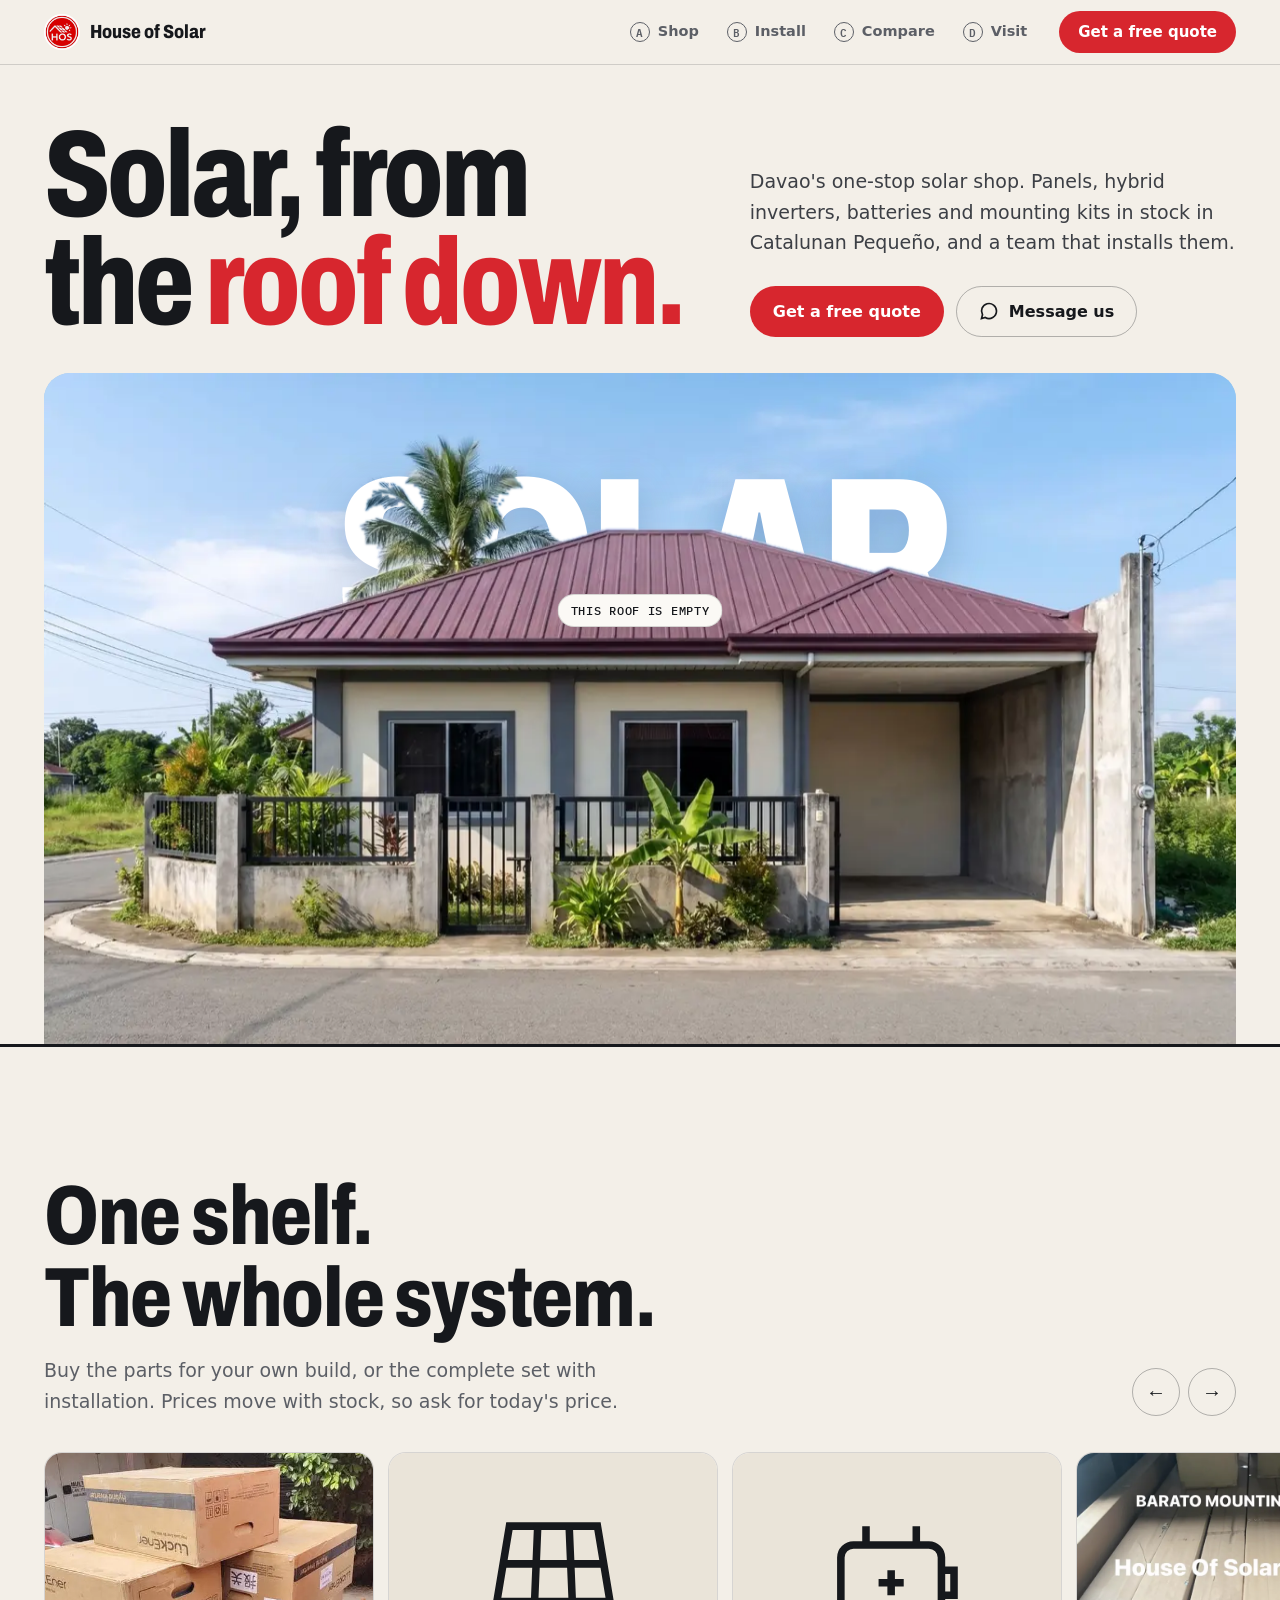
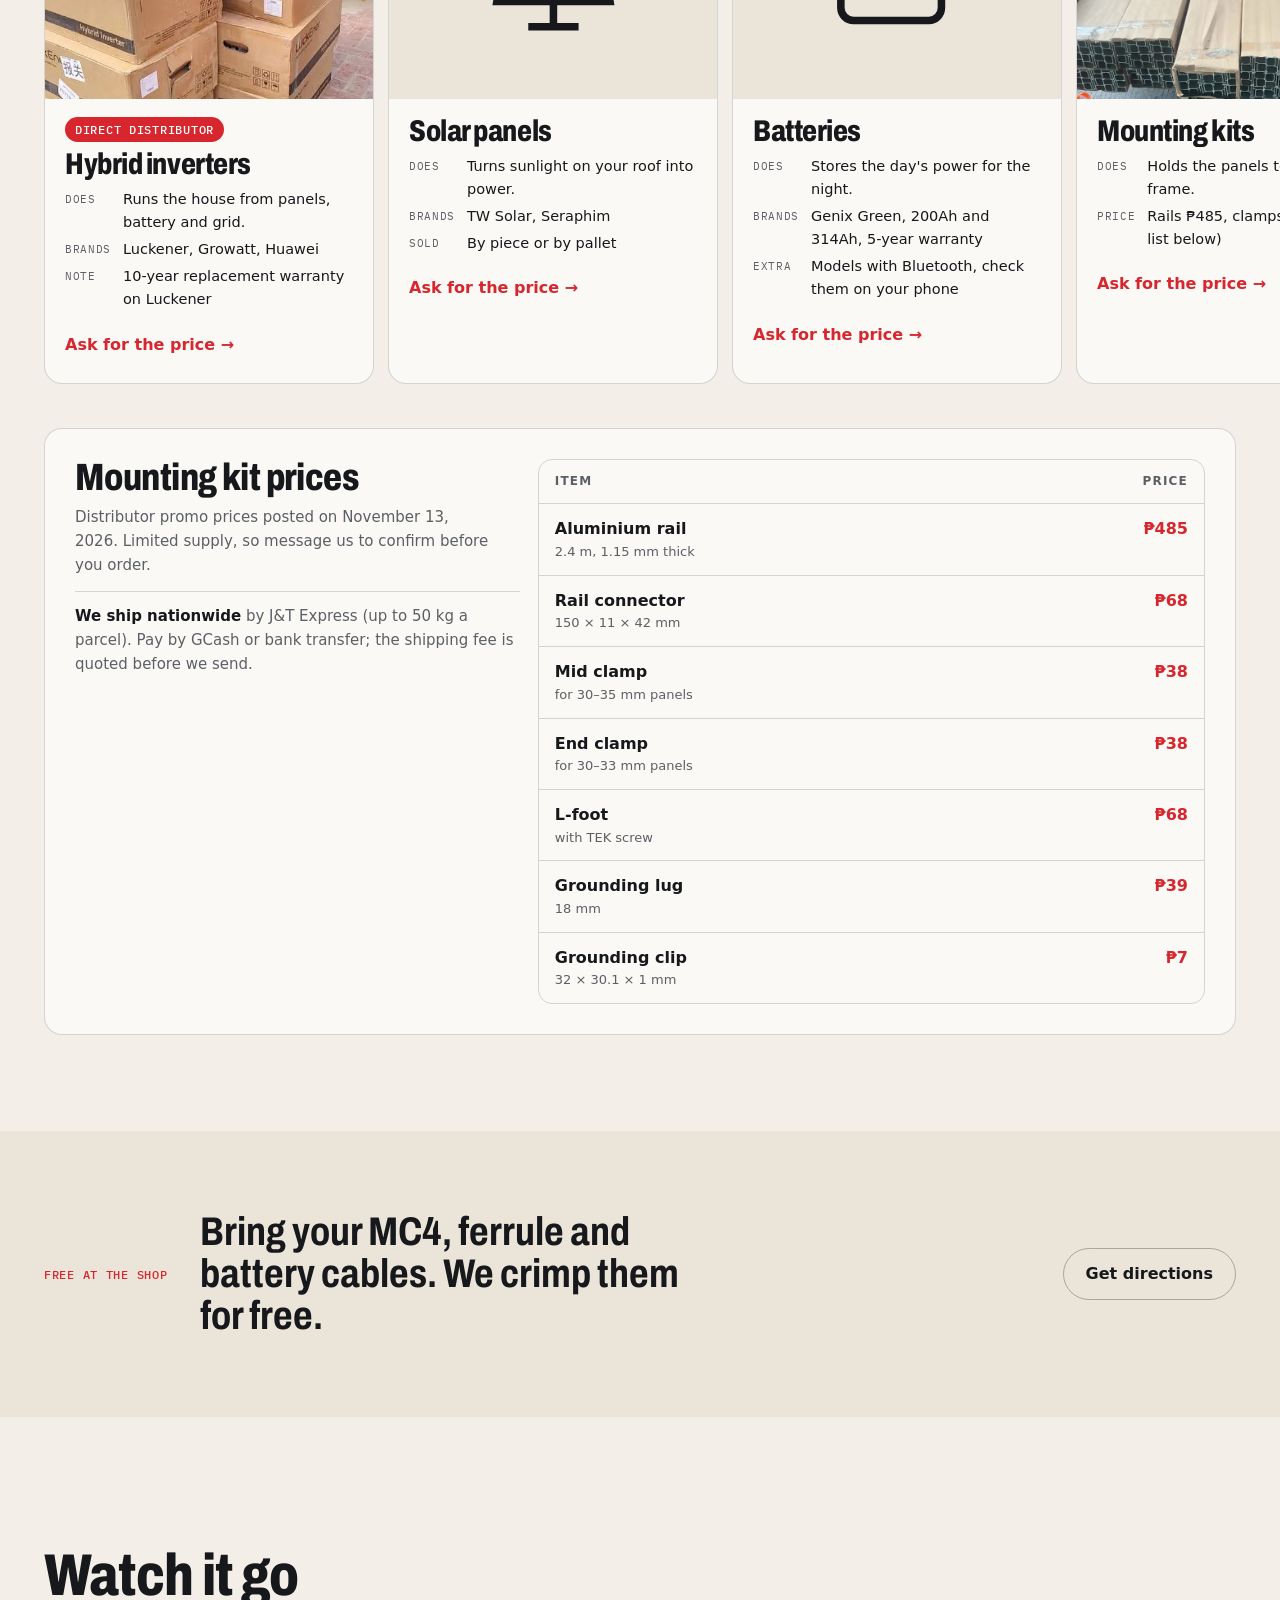
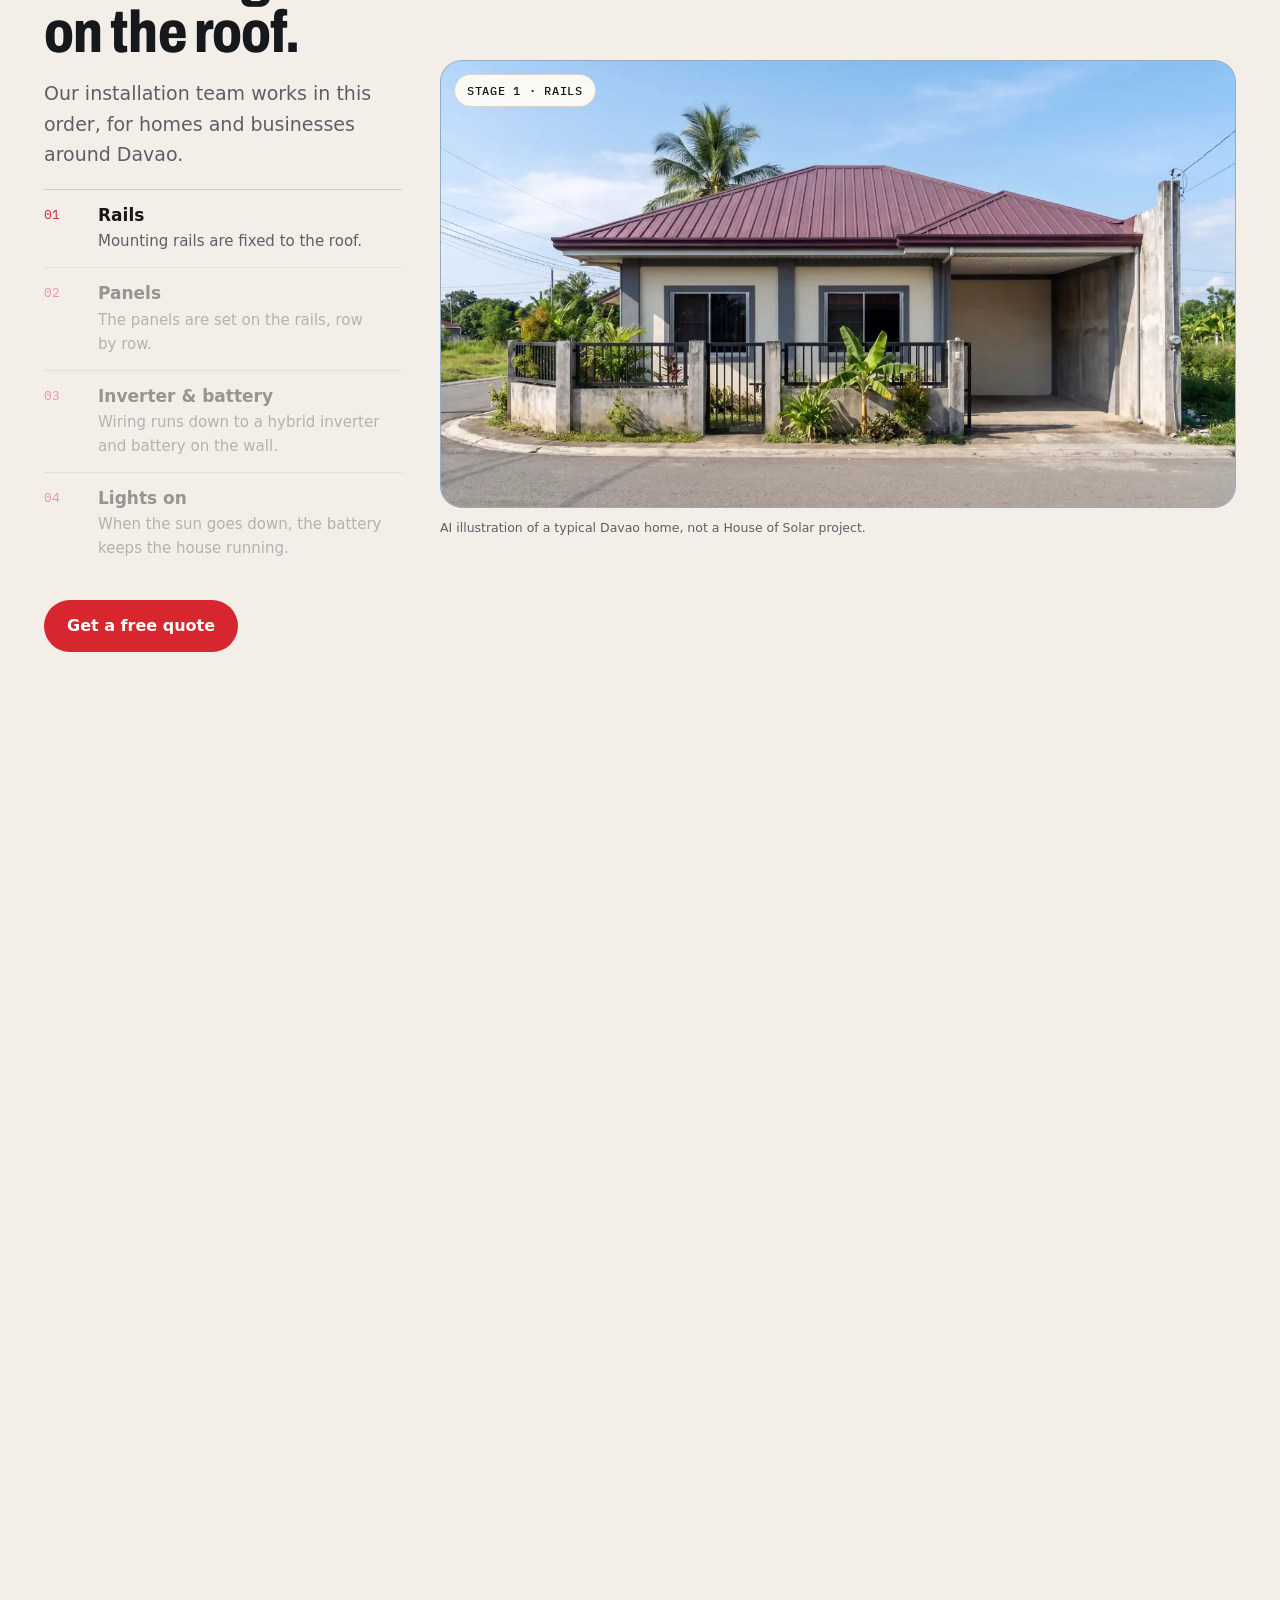
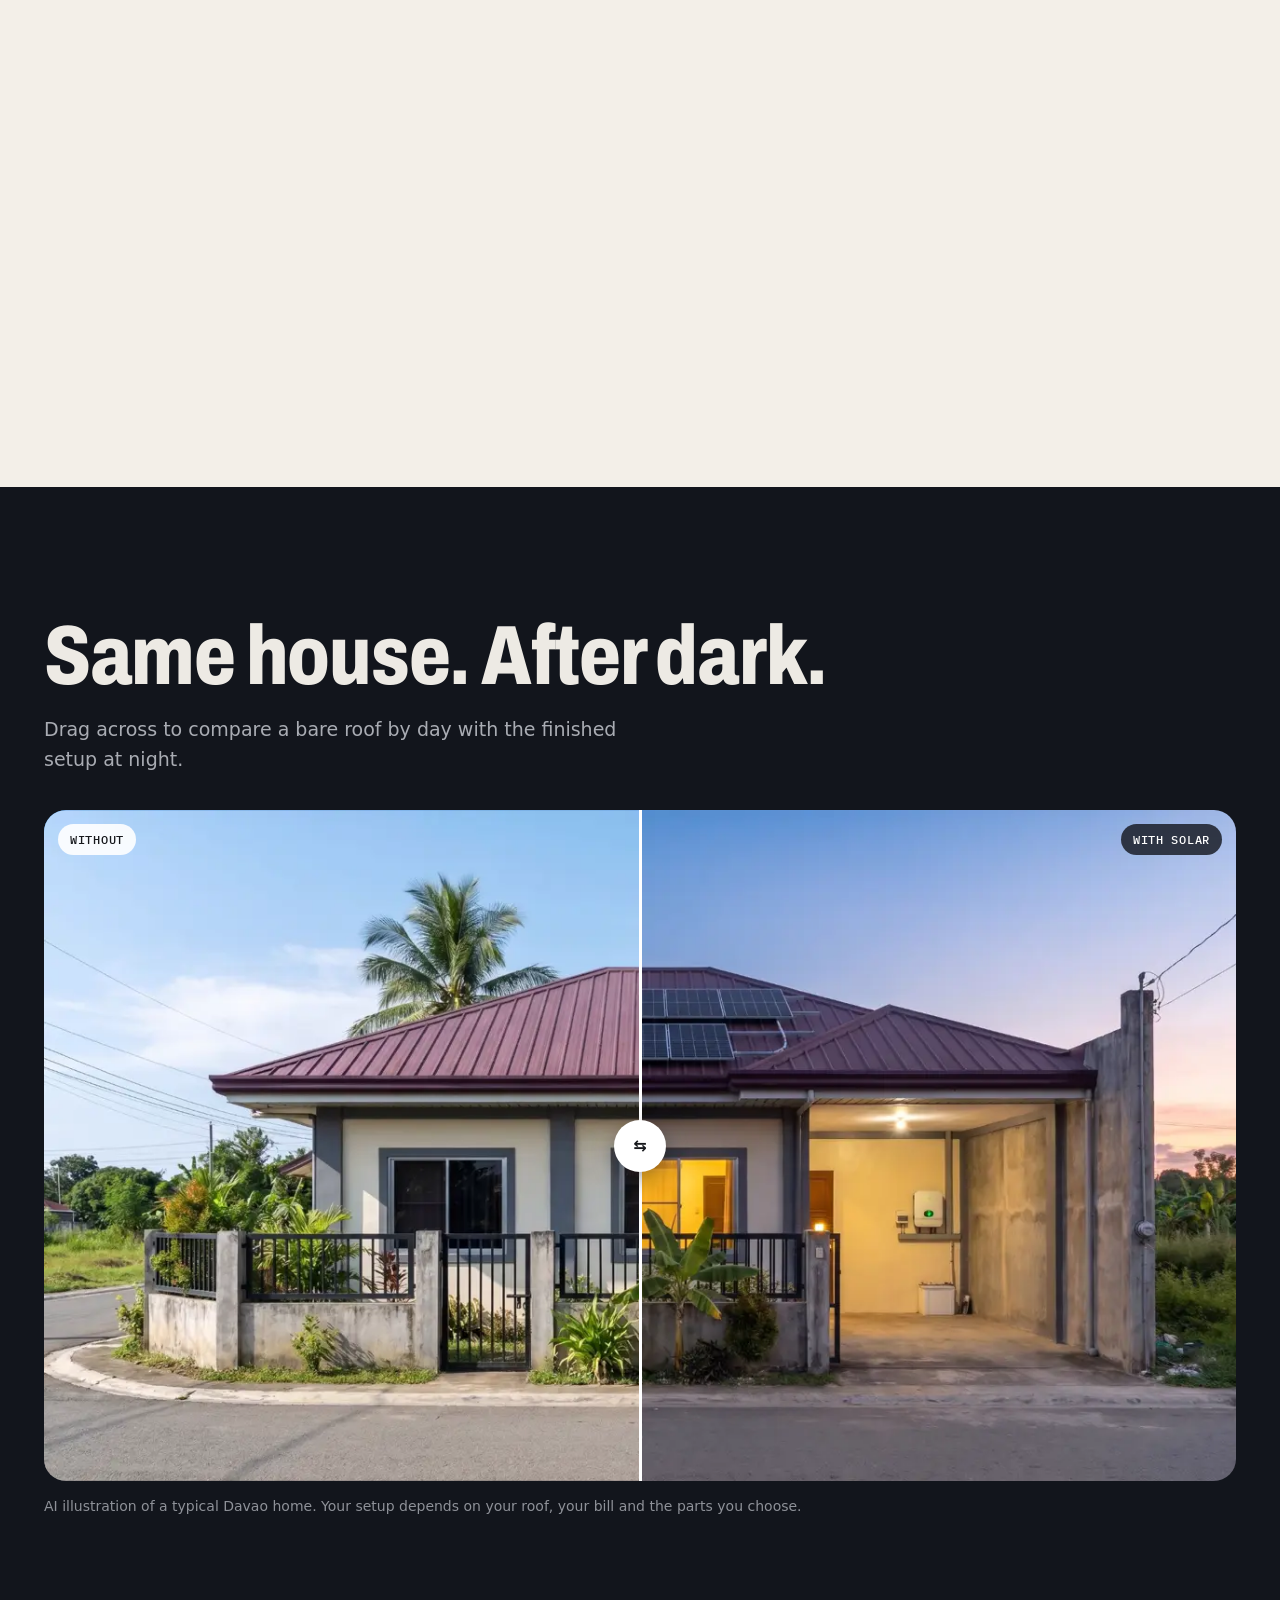
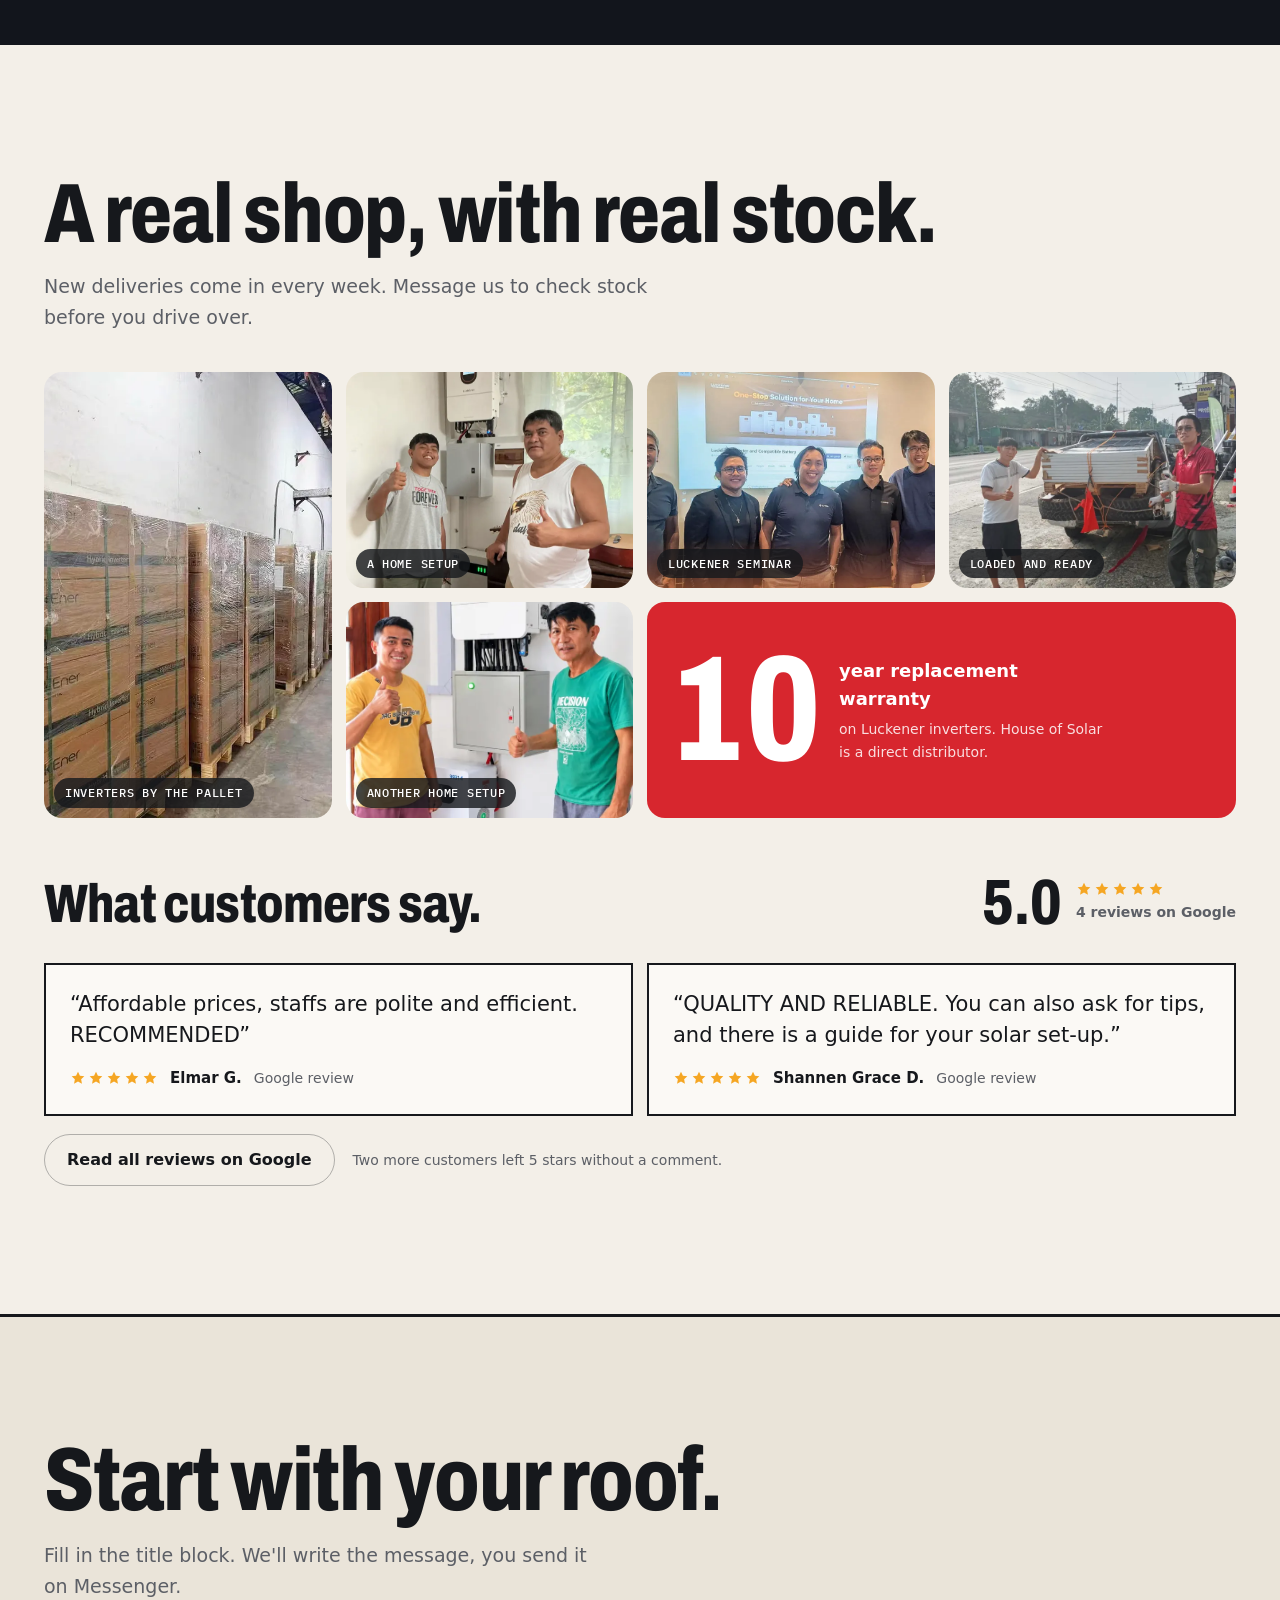
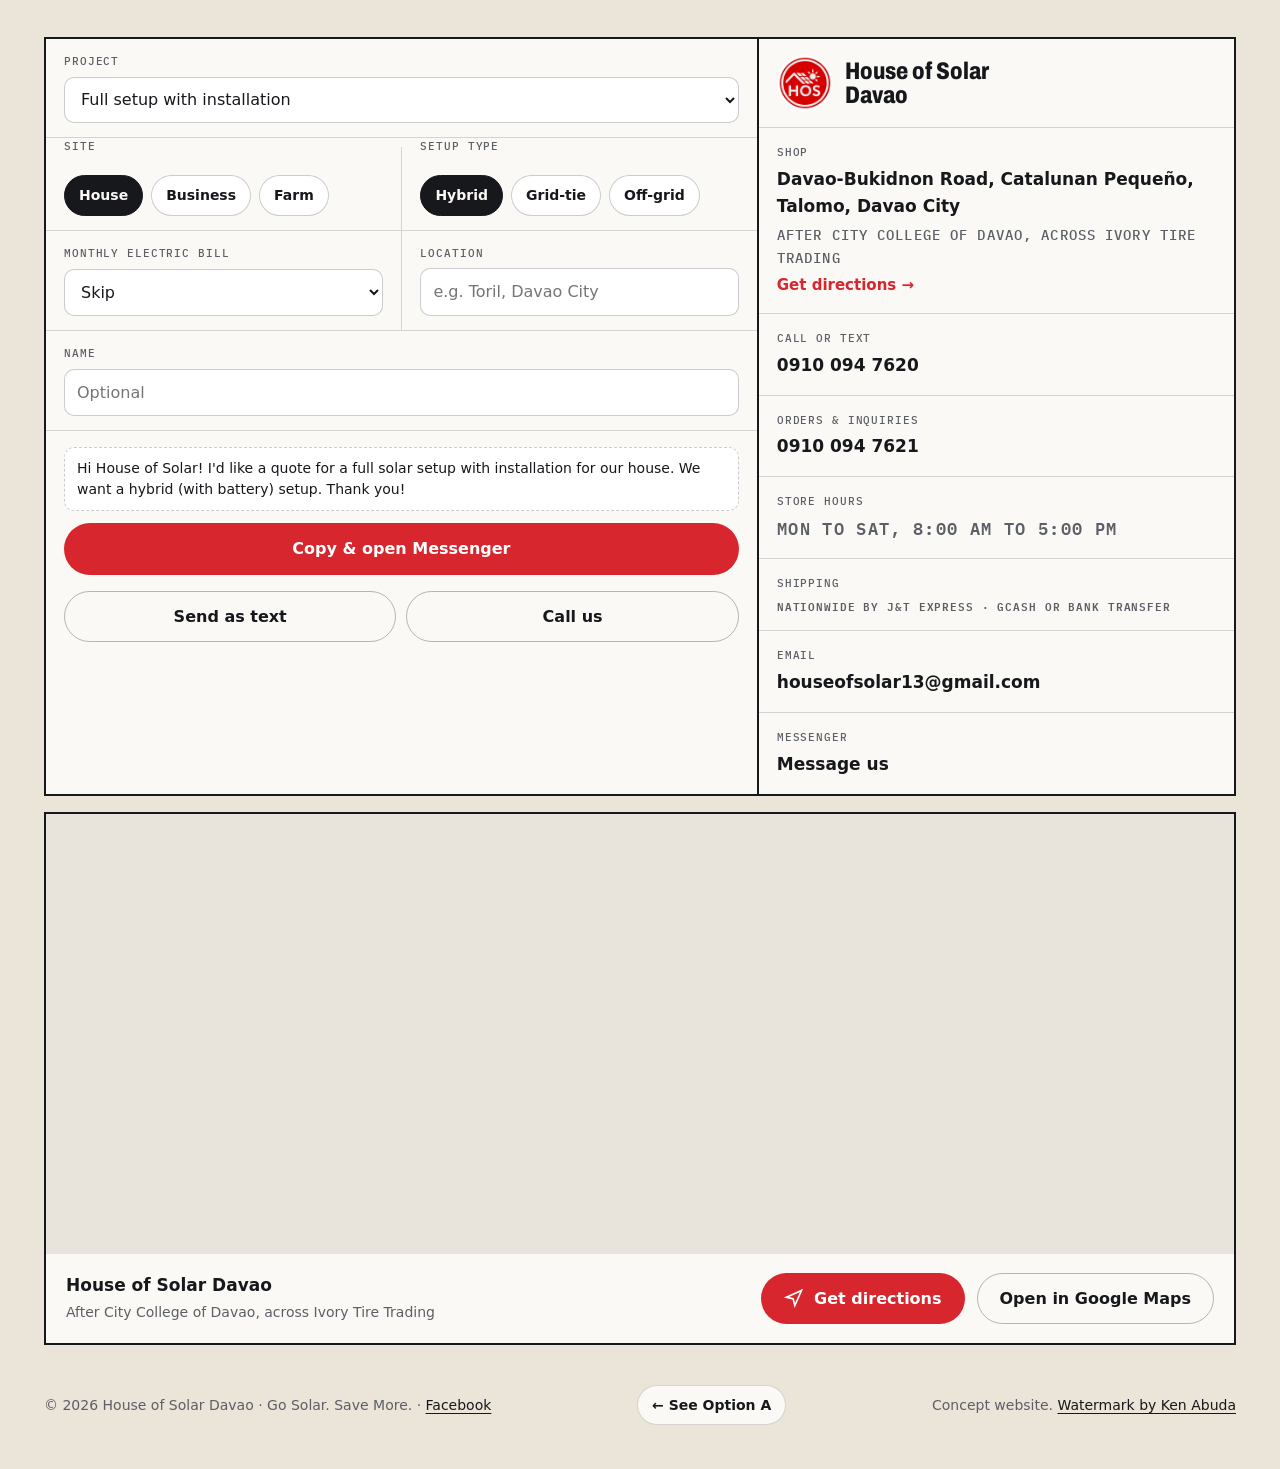
<file: v2/index.html>
<!doctype html>
<html lang="en">
<head>
<meta charset="utf-8">
<meta name="viewport" content="width=device-width, initial-scale=1, viewport-fit=cover">
<title>House of Solar Davao · Solar, from the roof down</title>
<meta name="description" content="Davao's one-stop solar shop: panels, hybrid inverters, batteries and mounting kits in stock on Davao-Bukidnon Road, plus an installation team. Direct distributor of Luckener.">
<meta name="robots" content="noindex, nofollow">
<meta name="theme-color" content="#F3EFE8">
<link rel="icon" href="../assets/favicon.png" type="image/png">
<link rel="apple-touch-icon" href="../assets/apple-touch-icon.png">
<link rel="preload" as="image" href="assets/stage1-800.webp" imagesrcset="assets/stage1-800.webp 800w, assets/stage1-1280.webp 1280w" imagesizes="(min-width:1240px) 1240px, 100vw" fetchpriority="high">
<link rel="preconnect" href="https://fonts.googleapis.com">
<link rel="preconnect" href="https://fonts.gstatic.com" crossorigin>
<link href="https://fonts.googleapis.com/css2?family=Archivo:wdth,wght@75..100,500..800&family=IBM+Plex+Mono:wght@500&display=swap" rel="stylesheet">
<link rel="stylesheet" href="../assets/dialogs.css">
<style>
  :root{
    --paper:#F3EFE8; --paper-2:#EAE4D9; --card:#FBF9F5; --ink:#16181C; --muted:#5C5F66; --line:rgba(22,24,28,.16);
    --red:#D7262E; --red-deep:#B51C23; --night:#12151C; --glow:#FFC85A;
    --display:"Archivo","Arial Narrow",system-ui,sans-serif;
    --mono:"IBM Plex Mono",ui-monospace,Consolas,monospace;
    --text:system-ui,-apple-system,"Segoe UI",Roboto,"Helvetica Neue",Arial,sans-serif;
    --gutter:clamp(16px,4vw,44px); --r:18px;
    color-scheme:light;
  }
  *{box-sizing:border-box}
  html{-webkit-text-size-adjust:100%}
  body{margin:0;background:var(--paper);color:var(--ink);font:400 16px/1.6 var(--text);overflow-x:clip}
  img{display:block;max-width:100%;height:auto}
  a{color:inherit;text-underline-offset:3px}
  h1,h2,h3{font-family:var(--display);font-weight:800;font-stretch:78%;letter-spacing:-.015em;line-height:.98;margin:0;text-wrap:balance}
  p{margin:0;text-wrap:pretty}
  ::selection{background:var(--red);color:#fff}
  :focus-visible{outline:3px solid var(--red);outline-offset:3px;border-radius:6px}
  .skip{position:absolute;left:12px;top:-60px;z-index:100;background:var(--ink);color:#fff;padding:10px 14px;border-radius:10px;font-weight:700}
  .skip:focus{top:12px}
  .wrap{width:min(1240px,100% - 2*var(--gutter));margin-inline:auto}
  .mono{font-family:var(--mono);font-weight:500;font-size:12px;letter-spacing:.06em;text-transform:uppercase}
  .h2{font-size:clamp(40px,6.6vw,84px)}
  .lead{color:var(--muted);font-size:clamp(16px,1.8vw,19px);max-width:52ch;margin-top:16px}

  .btn{display:inline-flex;align-items:center;justify-content:center;gap:10px;min-height:50px;padding:12px 22px;border-radius:999px;text-decoration:none;border:1.5px solid transparent;cursor:pointer;font:inherit;font-weight:700;font-size:16px;transition:background-color .15s,color .15s,border-color .15s,transform .12s}
  .btn svg{width:20px;height:20px;flex:none}
  .btn-red{background:var(--red);color:#fff}
  .btn-ghost{border-color:rgba(22,24,28,.3);color:var(--ink);background:transparent}
  .btn:active{transform:translateY(1px)}
  @media (hover:hover) and (pointer:fine){.btn-red:hover{background:var(--red-deep)}.btn-ghost:hover{border-color:var(--ink)}}
  .cta-row{display:flex;flex-wrap:wrap;gap:12px;margin-top:28px}

  /* title strip: the nav reads like a drawing sheet's header, sheet letters jump to sections */
  .strip{position:sticky;top:0;z-index:20;background:color-mix(in srgb,var(--paper) 90%,transparent);backdrop-filter:blur(10px);border-bottom:1px solid var(--line)}
  .strip .wrap{display:flex;align-items:center;gap:20px;min-height:64px}
  .brand{display:flex;align-items:center;gap:10px;text-decoration:none;margin-right:auto}
  .brand img{width:36px;height:36px;border-radius:50%}
  .brand b{font-family:var(--display);font-weight:800;font-stretch:82%;font-size:19px}
  .sheets{display:none;gap:4px}
  .sheets a{display:inline-flex;align-items:center;gap:8px;padding:8px 12px;border-radius:999px;text-decoration:none;font-weight:600;font-size:14.5px;color:var(--muted)}
  .sheets a i{font-style:normal;font-family:var(--mono);font-size:11px;width:20px;height:20px;border:1px solid currentColor;border-radius:50%;display:grid;place-items:center}
  .sheets a:hover,.sheets a[aria-current="true"]{color:var(--ink)}
  .sheets a[aria-current="true"] i{background:var(--red);border-color:var(--red);color:#fff}
  .strip .btn{min-height:42px;padding:8px 18px;font-size:15px}
  @media (min-width:960px){.sheets{display:flex}}

  /* hero: three planes from one AI photo. sky plate, the giant word, the house cut out of the sky (occludes the word) */
  .hero{padding-block:clamp(28px,5vw,56px) 0}
  .hero-grid{display:grid;gap:clamp(22px,3vw,36px)}
  .hero-copy{display:grid;gap:16px}
  @media (min-width:960px){.hero-copy{grid-template-columns:1.15fr .85fr;gap:48px;align-items:end}}
  .hero h1{font-size:clamp(54px,9.6vw,128px);font-stretch:75%;line-height:.88;letter-spacing:-.025em}
  .hero h1 span{color:var(--red)}
  .hero .lead{color:#3C3F45;margin-top:0}
  .scene{position:relative;aspect-ratio:3/2;border-radius:26px 26px 0 0;overflow:hidden;isolation:isolate;container-type:inline-size;background:#A9CBE6;--hp:0;--mx:0;--my:0}
  @media (min-width:760px){.scene{aspect-ratio:16/9}}
  .scene > div{position:absolute;inset:0;pointer-events:none}
  .scene picture,.scene img{display:block;width:100%;height:100%}
  .scene img{object-fit:cover;object-position:54% 50%}
  .word{display:flex;justify-content:center;align-items:flex-start;padding-top:2.5%;font-family:var(--display);font-weight:800;font-stretch:75%;font-size:21cqi;line-height:.8;letter-spacing:-.04em;color:#fff;text-shadow:0 10px 40px rgba(30,70,120,.25);transform:translate3d(calc(var(--mx)*-14px),calc(var(--hp)*18cqi),0)}
  @media (min-width:760px){.word{font-size:19.5cqi;padding-top:2%}}
  .cut{transform:translate3d(calc(var(--mx)*4px),0,0)}
  .tag-roof{position:absolute;left:50%;top:41%;transform:translate(-50%,0);background:var(--card);border:1px solid var(--line);border-radius:999px;padding:6px 12px;white-space:nowrap;box-shadow:0 8px 20px rgba(0,0,0,.12)}
  @media (min-width:760px){.tag-roof{top:33%}}

  /* shop rail */
  .shop{padding-block:clamp(72px,10vw,128px) clamp(56px,8vw,96px);border-top:3px solid var(--ink)}
  .shop-head{display:flex;flex-wrap:wrap;align-items:end;justify-content:space-between;gap:20px}
  .rail-btns{display:none;gap:8px}
  @media (hover:hover) and (pointer:fine){.rail-btns{display:flex}}
  .rail-btns button{width:48px;height:48px;border-radius:50%;border:1.5px solid rgba(22,24,28,.3);background:none;font-size:20px;cursor:pointer;color:var(--ink)}
  .rail-btns button:hover{border-color:var(--ink)}
  .rail{list-style:none;margin:36px 0 0;padding:0 var(--gutter) 8px;display:grid;grid-auto-flow:column;grid-auto-columns:min(82vw,330px);gap:14px;overflow-x:auto;scroll-snap-type:x mandatory;scroll-padding-inline:var(--gutter);overscroll-behavior-x:contain;scrollbar-width:none}
  .rail::-webkit-scrollbar{display:none}
  @media (min-width:1328px){.rail{padding-inline:calc((100vw - 1240px)/2)}.rail{scroll-padding-inline:calc((100vw - 1240px)/2)}}
  .rail li{scroll-snap-align:start;background:var(--card);border:1px solid var(--line);border-radius:var(--r);overflow:hidden;display:flex;flex-direction:column;position:relative}
  .rail .art{aspect-ratio:4/3;background:var(--paper-2);display:grid;place-items:center;color:var(--ink)}
  .rail .art img{width:100%;height:100%;object-fit:cover}
  .rail .art svg{width:46%;height:auto}
  .label{padding:18px 20px 20px;display:grid;gap:8px;flex:1;align-content:start}
  .label h3{font-size:30px}
  .label dl{margin:0;display:grid;grid-template-columns:auto 1fr;gap:4px 12px;font-size:14.5px}
  .label dt{font-family:var(--mono);font-size:11px;letter-spacing:.06em;text-transform:uppercase;color:var(--muted);padding-top:3px}
  .label dd{margin:0}
  .label button{margin-top:6px;justify-self:start;background:none;border:0;padding:6px 0;font:inherit;font-weight:700;color:var(--red);cursor:pointer}
  .label button::after{content:"";position:absolute;inset:0}
  .label .flag{justify-self:start;background:var(--red);color:#fff;border-radius:999px;padding:3px 10px}

  .pricelist{margin-top:28px;display:grid;gap:18px;background:var(--card);border:1px solid var(--line);border-radius:var(--r);padding:24px}
  @media (min-width:900px){.pricelist{grid-template-columns:.8fr 1.2fr;align-items:start;padding:30px}}
  .pricelist h3{font-size:clamp(28px,3.4vw,38px)}
  .pricelist p{color:var(--muted);font-size:15px;margin-top:8px}
  .table-wrap{overflow-x:auto;border:1px solid var(--line);border-radius:14px}
  .pricelist table{width:100%;border-collapse:collapse;font-variant-numeric:tabular-nums}
  .pricelist th,.pricelist td{padding:12px 16px;text-align:left;border-bottom:1px solid var(--line);vertical-align:top}
  .pricelist thead th{font-size:12px;letter-spacing:.1em;text-transform:uppercase;color:var(--muted)}
  .pricelist tbody th{font-weight:700}
  .pricelist tbody th small{display:block;font-weight:500;color:var(--muted);font-size:13px}
  .pricelist td{text-align:right;font-weight:800;white-space:nowrap;color:var(--red)}
  .pricelist thead th:last-child{text-align:right}
  .pricelist tbody tr:last-child>*{border-bottom:0}
  .pricelist{margin-top:36px}
  .ship-line{border-top:1px solid var(--line);padding-top:12px;margin-top:14px !important}
  .ship-line b{color:var(--ink)}

  /* quiet breather */
  .breather{padding-block:clamp(48px,7vw,80px);background:var(--paper-2)}
  .breather .wrap{display:grid;gap:18px;align-items:center}
  @media (min-width:860px){.breather .wrap{grid-template-columns:auto 1fr auto;gap:32px}}
  .breather .mono{color:var(--red)}
  .breather p.big{font-family:var(--display);font-weight:700;font-stretch:80%;font-size:clamp(26px,3.4vw,40px);line-height:1.05;max-width:26ch}

  /* PEAK: the install. Sticky drawing, scroll drives --p in JS */
  .install{position:relative;height:430svh;background:var(--paper)}
  .stage{position:sticky;top:0;height:100svh;display:grid;align-content:center;gap:18px;padding:84px 0 20px;overflow:hidden;transition:background-color .2s}
  .stage .wrap{display:grid;gap:clamp(18px,3vw,48px);align-items:center}
  @media (min-width:960px){.stage .wrap{grid-template-columns:.62fr 1.38fr}}
  .stage-fig{margin:0;position:relative}
  .stack{position:relative;aspect-ratio:16/9;border-radius:22px;overflow:hidden;border:1px solid var(--line);background:#A9CBE6;transition:border-color .3s}
  .stack-inner{position:absolute;inset:0;transform-origin:73% 64%}
  .stack-inner > *{position:absolute;inset:0;width:100%;height:100%;object-fit:cover;display:block}
  .stack .s{opacity:0}
  .stack .s1{opacity:1}
  .ai-note{margin:10px 0 0;font-size:12.5px;color:var(--muted)}
  .stage-cap{position:absolute;left:14px;top:14px;color:var(--ink);background:var(--card);border:1px solid var(--line);border-radius:999px;padding:6px 12px}
  .stage h2{font-size:clamp(34px,4.6vw,64px)}
  .steps{list-style:none;margin:20px 0 0;padding:0;display:grid;gap:2px;counter-reset:s}
  .steps li{counter-increment:s;display:grid;grid-template-columns:44px 1fr;gap:0 10px;padding:12px 0;border-top:1px solid var(--line);opacity:.42;transition:opacity .25s}
  .steps li::before{content:"0" counter(s);font-family:var(--mono);font-size:13px;padding-top:3px;color:var(--red)}
  .steps b{font-size:17px}
  .steps p{grid-column:2;color:var(--muted);font-size:15px}
  .steps li.on{opacity:1}
  .steps li.done{opacity:.6}
  .stage.dusk{background:var(--night);color:#EDEAE4}
  .stage.dusk .steps p,.stage.dusk .lead{color:#A9ACB3}
  .stage.dusk .steps li{border-color:rgba(255,255,255,.14)}
  .stage.dusk .stack{border-color:rgba(255,255,255,.14)}
  .stage.dusk .ai-note{color:#8E9198}
  @media (max-width:959px){
    .install{height:380svh}
    .stage{padding-top:76px;align-content:start}
    .stage h2{font-size:30px}
    .stage .lead{display:none}
    .steps{margin-top:10px}
    .steps li{padding:8px 0}
    .steps li:not(.on) p{display:none}
    .stage-fig{order:-1}
    .stage .cta-row{display:none}
  }
  @media (max-width:959px) and (max-height:700px){.steps li:not(.on){display:none}}

  /* compare: before / after drag */
  .compare{padding-block:clamp(72px,10vw,128px);background:var(--night);color:#EDEAE4}
  .compare .lead{color:#A9ACB3}
  .cmp-head{display:grid;gap:12px}
  @media (min-width:900px){.cmp-head{grid-template-columns:1fr auto;align-items:end}}
  .cmp{position:relative;margin-top:36px;border-radius:22px;overflow:hidden;--x:50%;touch-action:pan-y}
  .cmp img{width:100%;aspect-ratio:16/9;object-fit:cover}
  .cmp .before{position:absolute;inset:0;clip-path:inset(0 calc(100% - var(--x)) 0 0)}
  .cmp .before img{height:100%}
  .cmp .bar{position:absolute;top:0;bottom:0;left:var(--x);width:3px;margin-left:-1.5px;background:#fff;pointer-events:none}
  .cmp .knob{position:absolute;top:50%;left:var(--x);width:52px;height:52px;margin:-26px 0 0 -26px;border-radius:50%;background:#fff;color:var(--ink);display:grid;place-items:center;box-shadow:0 8px 22px rgba(0,0,0,.35);pointer-events:none;font-weight:800}
  .cmp input{position:absolute;inset:0;width:100%;height:100%;margin:0;opacity:0;cursor:ew-resize;touch-action:pan-y}
  .cmp input:focus-visible ~ .knob{outline:3px solid var(--red);outline-offset:3px}
  .cmp .tagl,.cmp .tagr{position:absolute;top:14px;background:rgba(18,21,28,.8);color:#fff;border-radius:999px;padding:6px 12px;pointer-events:none}
  .cmp .tagl{left:14px;background:rgba(255,255,255,.9);color:var(--ink)} .cmp .tagr{right:14px}
  .cmp-note{margin-top:14px;color:#8E9198;font-size:14px}

  /* proof */
  .proof{padding-block:clamp(72px,10vw,128px)}
  .proof-grid{display:grid;gap:14px;margin-top:40px;grid-template-columns:repeat(2,1fr)}
  .proof-grid figure{margin:0;position:relative;border-radius:18px;overflow:hidden;background:var(--paper-2)}
  .proof-grid img{width:100%;height:100%;object-fit:cover;aspect-ratio:4/3}
  .proof-grid figcaption{position:absolute;left:10px;bottom:10px;background:rgba(22,24,28,.8);color:#fff;border-radius:999px;padding:5px 11px}
  .warranty{grid-column:span 2;background:var(--red);color:#fff;border-radius:18px;padding:24px;display:flex;flex-wrap:wrap;align-items:center;gap:6px 18px}
  .warranty b{font-family:var(--display);font-weight:800;font-stretch:75%;font-size:clamp(88px,12vw,150px);line-height:.85;font-variant-numeric:tabular-nums}
  .warranty p{font-size:18px;font-weight:600;max-width:22ch}
  .warranty small{display:block;font-weight:500;opacity:.85;font-size:14px;margin-top:4px}
  .proof-grid .tall img{aspect-ratio:4/5}
  @media (max-width:859px){.proof-grid .tall{grid-column:span 2}}
  @media (min-width:860px){
    .proof-grid{grid-template-columns:repeat(4,1fr)}
    .proof-grid .tall{grid-row:span 2}
    .proof-grid .tall img{aspect-ratio:auto;height:100%}
  }

  /* close: a drawing title block that is the quote request */
  .close{padding-block:clamp(72px,10vw,120px) 0;background:var(--paper-2);border-top:3px solid var(--ink)}
  .close h2{font-size:clamp(44px,7vw,92px)}
  .tb{margin-top:36px;border:2px solid var(--ink);background:var(--card);display:grid}
  @media (min-width:960px){.tb{grid-template-columns:1.5fr 1fr}}
  .tb-form{padding:0;border-bottom:2px solid var(--ink)}
  @media (min-width:960px){.tb-form{border-bottom:0;border-right:2px solid var(--ink)}}
  .quote-box.inline{--d-bg:var(--card);--d-ink:var(--ink);--d-muted:var(--muted);--d-line:rgba(22,24,28,.22);--d-field:#fff;--d-accent:var(--red)}
  .tb .quote-form{gap:0}
  .tb .cell{padding:14px 18px;border-bottom:1px solid var(--line);display:grid;gap:6px}
  .tb .cell > span,.tb legend{font-family:var(--mono);font-size:11px;letter-spacing:.08em;text-transform:uppercase;color:var(--muted);font-weight:500}
  .tb .cells2{display:grid;grid-template-columns:1fr 1fr}
  .tb .cells2 .cell + .cell{border-left:1px solid var(--line)}
  @media (max-width:520px){.tb .cells2{grid-template-columns:1fr}.tb .cells2 .cell + .cell{border-left:0}}
  .tb .send{padding:16px 18px;display:grid;gap:12px}
  .tb .quote-alt{padding:0 18px 18px}
  .tb .quote-toast{padding:0 18px 14px}
  .tb-info{display:grid;align-content:start}
  .tb-info .cell{padding:16px 18px;border-bottom:1px solid var(--line);display:grid;gap:4px}
  .tb-info .cell:last-child{border-bottom:0}
  .tb-info span.mono{color:var(--muted);font-size:11px}
  .tb-info address,.tb-info a.v{font-style:normal;font-size:17px;font-weight:600;text-decoration:none}
  .tb-info a.v:hover{text-decoration:underline}
  .tb-info .logo-cell{display:flex;align-items:center;gap:12px}
  .tb-info .logo-cell img{width:56px;height:56px;border-radius:50%}
  .tb-info .logo-cell b{font-family:var(--display);font-weight:800;font-stretch:80%;font-size:24px;line-height:1}
  .stars{display:inline-flex;gap:2px;color:#F5A623}
  .stars svg{width:16px;height:16px;fill:currentColor}
  .rev-head{display:flex;flex-wrap:wrap;align-items:end;justify-content:space-between;gap:20px}
  .score{display:flex;align-items:center;gap:14px}
  .score b{font-family:var(--display);font-weight:800;font-stretch:75%;font-size:64px;line-height:.9}
  .score > div{display:grid;gap:4px}
  .score span:not(.stars){font-size:14px;color:var(--muted);font-weight:600}
  .rev-grid{display:grid;gap:14px;margin-top:32px;grid-template-columns:repeat(auto-fit,minmax(min(100%,320px),1fr))}
  .rev{margin:0;background:var(--card);border:1px solid var(--line);border-radius:var(--r);padding:24px;display:grid;gap:16px;align-content:space-between}
  .rev blockquote{margin:0}
  .rev blockquote p{font-size:clamp(18px,2vw,21px);line-height:1.45;font-weight:500}
  .rev blockquote p::before{content:"\201C"}
  .rev blockquote p::after{content:"\201D"}
  .rev figcaption{display:flex;flex-wrap:wrap;align-items:center;gap:6px 12px;font-size:14px}
  .rev figcaption b{font-size:15px}
  .rev figcaption span:last-child{color:var(--muted)}
  .rev-more{margin-top:18px;display:flex;flex-wrap:wrap;align-items:center;gap:12px 18px;color:var(--muted);font-size:14px}
  .rev-title{font-size:clamp(32px,4.4vw,54px)}
  .proof .rev{border-radius:0;border:2px solid var(--ink)}
  .map-card{background:var(--card);border:1px solid var(--line);border-radius:var(--r);overflow:hidden}
  .map-card iframe{display:block;width:100%;height:clamp(280px,42vw,440px);border:0;background:#E8E4DC}
  .map-bar{display:flex;flex-wrap:wrap;gap:14px 20px;align-items:center;justify-content:space-between;padding:18px 20px}
  .map-bar p b{display:block;font-size:17px}
  .map-bar p span{color:var(--muted);font-size:14px}
  .map-bar .cta-row{margin-top:0}
  @media (max-width:520px){.map-bar .cta-row,.map-bar .btn{width:100%}.map-bar .btn{justify-content:center}}
  .close .map-card{margin-top:16px;border:2px solid var(--ink);border-radius:0}
  footer{padding:40px 0 44px;color:var(--muted);font-size:14px}
  footer .wrap{display:flex;flex-wrap:wrap;gap:12px 24px;align-items:center;justify-content:space-between}
  footer a{color:var(--ink)}
  .optlink{display:inline-flex;padding:8px 14px;border:1px solid var(--line);border-radius:999px;text-decoration:none;font-weight:600;background:var(--card)}

  .mbar{display:none}
  @media (max-width:760px){
    .mbar{position:fixed;left:0;right:0;bottom:0;z-index:30;display:grid;grid-template-columns:repeat(4,1fr);background:var(--card);border-top:1px solid var(--line);padding-bottom:env(safe-area-inset-bottom)}
    .mbar > *{display:flex;flex-direction:column;align-items:center;gap:3px;padding:10px 4px;font-size:13px;font-weight:700;text-decoration:none;border:0;background:none;color:inherit;font-family:inherit;cursor:pointer}
    .mbar > :first-child{background:var(--red);color:#fff}
    .mbar svg{width:20px;height:20px}
    footer{padding-bottom:calc(96px + env(safe-area-inset-bottom))}
    .strip .btn{display:none}
  }

  /* reduced motion: no pin, no parallax. The drawing shows the finished, lit-up system */
  @media (prefers-reduced-motion: reduce){
    .install{height:auto}
    .stage{position:relative;height:auto;padding-block:72px}
    .steps li{opacity:1}
    .steps li p{display:block !important}
    .steps li{display:grid !important}
  }
  @media (prefers-reduced-motion: no-preference){
    html{scroll-behavior:smooth}
    @supports (animation-timeline: view()){
      .rise{animation:rise linear both;animation-timeline:view();animation-range:entry 0% entry 35%}
      @keyframes rise{from{opacity:0;transform:translateY(24px)}to{opacity:1;transform:none}}
    }
  }
</style>
<!-- GoatCounter: counts visits and Message/Call/Book taps (dashboard: kenabuda.goatcounter.com) -->
<script data-goatcounter="https://kenabuda.goatcounter.com/count" async src="https://gc.zgo.at/count.js"></script>
<script>
document.addEventListener('click', function (e) {
  var el = e.target.closest && e.target.closest('a, button');
  if (!el || !window.goatcounter || !window.goatcounter.count) return;
  var href = (el.getAttribute('href') || '').toLowerCase();
  var text = (el.textContent || '').trim().toLowerCase();
  var kind =
    /^fb-messenger:|m\.me\/|messenger\.com/.test(href) ? 'Message' :
    /^tel:/.test(href) ? 'Call' :
    /^sms:/.test(href) ? 'Text' :
    /wa\.me\//.test(href) ? 'WhatsApp' :
    /google\.[a-z.]+\/maps|maps\.app\.goo\.gl|goo\.gl\/maps|maps\.google/.test(href) ? 'Directions' :
    /shopee\.|lazada\./.test(href) ? 'Shop' :
    /instagram\.com/.test(href) ? 'Instagram' :
    /facebook\.com/.test(href) ? 'Facebook' :
    /book|reserve|trial|inquire|inquiry/.test(text) ? 'Book' :
    /^message|messenger/.test(text) ? 'Message' : '';
  if (!kind) return;
  var site = location.pathname.replace(/index\.html$/, '').replace(/^\/|\/$/g, '') || 'home';
  var popup = el.closest('dialog') ? ' (popup)' : '';
  window.goatcounter.count({ path: site + ': ' + kind + popup, title: text.slice(0, 60), event: true });
}, true);
</script>
</head>
<body>
<a class="skip" href="#main">Skip to content</a>

<header class="strip">
  <div class="wrap">
    <a class="brand" href="#top" aria-label="House of Solar Davao, back to top">
      <img src="../assets/logo-256.webp" width="256" height="256" alt="">
      <b>House of Solar</b>
    </a>
    <nav class="sheets" aria-label="Sections">
      <a href="#shop"><i>A</i>Shop</a>
      <a href="#install"><i>B</i>Install</a>
      <a href="#compare"><i>C</i>Compare</a>
      <a href="#visit"><i>D</i>Visit</a>
    </nav>
    <button class="btn btn-red" type="button" data-quote>Get a free quote</button>
  </div>
</header>

<main id="main">
  <section class="hero" id="top">
    <div class="wrap hero-grid">
      <div class="hero-copy">
        <h1>Solar, from the <span>roof down.</span></h1>
        <div>
          <p class="lead">Davao's one-stop solar shop. Panels, hybrid inverters, batteries and mounting kits in stock in Catalunan Pequeño, and a team that installs them.</p>
          <div class="cta-row">
            <button class="btn btn-red" type="button" data-quote>Get a free quote</button>
            <a class="btn btn-ghost" href="https://m.me/houseofsolardavao" target="_blank" rel="noopener"><svg viewBox="0 0 24 24" fill="none" stroke="currentColor" stroke-width="2" aria-hidden="true"><path d="M21 12a9 9 0 0 1-13.5 7.8L3 21l1.2-4.5A9 9 0 1 1 21 12z"/></svg>Message us</a>
          </div>
        </div>
      </div>
      <div class="scene" id="scene" aria-hidden="true">
        <div class="plate"><img src="assets/stage1-800.webp" srcset="assets/stage1-800.webp 800w, assets/stage1-1280.webp 1280w" sizes="(min-width:1240px) 1240px, 100vw" width="1280" height="720" alt="" fetchpriority="high"></div>
        <div class="word">SOLAR</div>
        <div class="cut"><img src="assets/house-cut-800.webp" srcset="assets/house-cut-800.webp 800w, assets/house-cut-1280.webp 1280w" sizes="(min-width:1240px) 1240px, 100vw" width="1280" height="720" alt=""></div>
        <span class="tag-roof mono">This roof is empty</span>
      </div>
    </div>
  </section>

  <section class="shop" id="shop" aria-labelledby="shop-h">
    <div class="wrap shop-head">
      <div>
        <h2 class="h2" id="shop-h">One shelf.<br>The whole system.</h2>
        <p class="lead">Buy the parts for your own build, or the complete set with installation. Prices move with stock, so ask for today's price.</p>
      </div>
      <div class="rail-btns"><button type="button" data-dir="-1" aria-label="Previous products">←</button><button type="button" data-dir="1" aria-label="Next products">→</button></div>
    </div>
    <ul class="rail" id="rail" aria-label="Products">
      <li class="rise">
        <div class="art"><img src="../assets/luckener-boxes-540.webp" width="540" height="405" loading="lazy" alt="Boxed Luckener hybrid inverters stacked at the shop"></div>
        <div class="label">
          <span class="flag mono">Direct distributor</span>
          <h3>Hybrid inverters</h3>
          <dl><dt>Does</dt><dd>Runs the house from panels, battery and grid.</dd><dt>Brands</dt><dd>Luckener, Growatt, Huawei</dd><dt>Note</dt><dd>10-year replacement warranty on Luckener</dd></dl>
          <button type="button" data-quote="inverter">Ask for the price →</button>
        </div>
      </li>
      <li class="rise">
        <div class="art"><svg viewBox="0 0 24 24" fill="none" stroke="currentColor" stroke-width="1.2" aria-hidden="true"><path d="M5 4h14l2 12H3z"/><path d="M4 10h16M9.5 4 9 16M14.5 4l.5 12M12 16v4M8 20h8"/></svg></div>
        <div class="label">
          <h3>Solar panels</h3>
          <dl><dt>Does</dt><dd>Turns sunlight on your roof into power.</dd><dt>Brands</dt><dd>TW Solar, Seraphim</dd><dt>Sold</dt><dd>By piece or by pallet</dd></dl>
          <button type="button" data-quote="panels">Ask for the price →</button>
        </div>
      </li>
      <li class="rise">
        <div class="art"><svg viewBox="0 0 24 24" fill="none" stroke="currentColor" stroke-width="1.2" aria-hidden="true"><rect x="3" y="7" width="16" height="12" rx="2"/><path d="M19 11h2v4h-2M7 4v3M15 4v3M9 13h4M11 11v4"/></svg></div>
        <div class="label">
          <h3>Batteries</h3>
          <dl><dt>Does</dt><dd>Stores the day's power for the night.</dd><dt>Brands</dt><dd>Genix Green, 200Ah and 314Ah, 5-year warranty</dd><dt>Extra</dt><dd>Models with Bluetooth, check them on your phone</dd></dl>
          <button type="button" data-quote="battery">Ask for the price →</button>
        </div>
      </li>
      <li class="rise">
        <div class="art"><img src="../assets/mounting-800.webp" width="800" height="600" loading="lazy" alt="Bundles of aluminium mounting rails in a van"></div>
        <div class="label">
          <h3>Mounting kits</h3>
          <dl><dt>Does</dt><dd>Holds the panels to your roof or frame.</dd><dt>Price</dt><dd>Rails ₱485, clamps ₱38 (promo list below)</dd></dl>
          <button type="button" data-quote="mounting">Ask for the price →</button>
        </div>
      </li>
      <li class="rise">
        <div class="art"><svg viewBox="0 0 24 24" fill="none" stroke="currentColor" stroke-width="1.2" aria-hidden="true"><path d="M12 3s-5 6-5 10a5 5 0 0 0 10 0c0-4-5-10-5-10z"/><path d="M10 14a2 2 0 0 0 2 2"/></svg></div>
        <div class="label">
          <h3>Solar water pumps</h3>
          <dl><dt>Does</dt><dd>Pumps water on solar power, for farms and homes.</dd><dt>Types</dt><dd>Submersible and surface</dd><dt>Warranty</dt><dd>2 years</dd></dl>
          <button type="button" data-quote="pump">Ask for the price →</button>
        </div>
      </li>
      <li class="rise">
        <div class="art"><svg viewBox="0 0 24 24" fill="none" stroke="currentColor" stroke-width="1.2" aria-hidden="true"><path d="M4 12h5M15 12h5M9 9h6v6H9z"/><path d="M12 4v5M12 15v5"/></svg></div>
        <div class="label">
          <h3>Cables &amp; connectors</h3>
          <dl><dt>Does</dt><dd>Connects everything safely.</dd><dt>Items</dt><dd>MC4, ferrules, battery cables</dd><dt>Extra</dt><dd>Free crimping at the shop</dd></dl>
          <button type="button" data-quote="cables">Ask for the price →</button>
        </div>
      </li>
    </ul>
    <div class="wrap">
      <div class="pricelist rise" id="prices">
        <div><h3>Mounting kit prices</h3><p>Distributor promo prices posted on November 13, 2026. Limited supply, so message us to confirm before you order.</p><p class="ship-line"><b>We ship nationwide</b> by J&amp;T Express (up to 50 kg a parcel). Pay by GCash or bank transfer; the shipping fee is quoted before we send.</p></div>
        <div class="table-wrap" role="region" tabindex="0" aria-label="Mounting kit prices"><table><thead><tr><th scope="col">Item</th><th scope="col">Price</th></tr></thead><tbody><tr><th scope="row">Aluminium rail<small>2.4 m, 1.15 mm thick</small></th><td>₱485</td></tr><tr><th scope="row">Rail connector<small>150 × 11 × 42 mm</small></th><td>₱68</td></tr><tr><th scope="row">Mid clamp<small>for 30–35 mm panels</small></th><td>₱38</td></tr><tr><th scope="row">End clamp<small>for 30–33 mm panels</small></th><td>₱38</td></tr><tr><th scope="row">L-foot<small>with TEK screw</small></th><td>₱68</td></tr><tr><th scope="row">Grounding lug<small>18 mm</small></th><td>₱39</td></tr><tr><th scope="row">Grounding clip<small>32 × 30.1 × 1 mm</small></th><td>₱7</td></tr></tbody></table></div>
      </div>
    </div>
  </section>

  <section class="breather" aria-label="Free crimping">
    <div class="wrap">
      <span class="mono">Free at the shop</span>
      <p class="big">Bring your MC4, ferrule and battery cables. We crimp them for free.</p>
      <a class="btn btn-ghost" href="https://maps.app.goo.gl/4SUnkpNkTWq9NX2J6" target="_blank" rel="noopener">Get directions</a>
    </div>
  </section>

  <section class="install" id="install" aria-labelledby="install-h">
    <div class="stage" id="stage">
      <div class="wrap">
        <div>
          <h2 id="install-h">Watch it go on the roof.</h2>
          <p class="lead">Our installation team works in this order, for homes and businesses around Davao.</p>
          <ol class="steps" id="steps">
            <li><b>Rails</b><p>Mounting rails are fixed to the roof.</p></li>
            <li><b>Panels</b><p>The panels are set on the rails, row by row.</p></li>
            <li><b>Inverter &amp; battery</b><p>Wiring runs down to a hybrid inverter and battery on the wall.</p></li>
            <li><b>Lights on</b><p>When the sun goes down, the battery keeps the house running.</p></li>
          </ol>
          <div class="cta-row"><button class="btn btn-red" type="button" data-quote="setup">Get a free quote</button></div>
        </div>
        <figure class="stage-fig">
          <div class="stack"><div class="stack-inner" id="stack">
            <img class="s s1" src="assets/stage1-800.webp" srcset="assets/stage1-800.webp 800w, assets/stage1-1280.webp 1280w" sizes="(min-width:960px) 58vw, 100vw" width="1280" height="720" loading="lazy" alt="Photo-style illustration of a Davao house: the roof goes from bare, to mounting rails, to solar panels with an inverter and battery in the carport, then the house lights up at dusk">
            <img class="s s2" src="assets/stage2-800.webp" srcset="assets/stage2-800.webp 800w, assets/stage2-1280.webp 1280w" sizes="(min-width:960px) 58vw, 100vw" width="1280" height="720" loading="lazy" alt="">
            <img class="s s3" src="assets/stage3-800.webp" srcset="assets/stage3-800.webp 800w, assets/stage3-1280.webp 1280w" sizes="(min-width:960px) 58vw, 100vw" width="1280" height="720" loading="lazy" alt="">
            <img class="s s4" src="assets/stage4-800.webp" srcset="assets/stage4-800.webp 800w, assets/stage4-1280.webp 1280w" sizes="(min-width:960px) 58vw, 100vw" width="1280" height="720" loading="lazy" alt="">
            <video class="s v" id="duskVid" muted playsinline preload="none" aria-hidden="true"></video>
          </div></div>
          <figcaption class="stage-cap mono" id="stageCap" aria-hidden="true">Finished setup</figcaption>
          <p class="ai-note">AI illustration of a typical Davao home, not a House of Solar project.</p>
        </figure>
      </div>
    </div>
  </section>

  <section class="compare" id="compare" aria-labelledby="cmp-h">
    <div class="wrap">
      <div class="cmp-head">
        <div>
          <h2 class="h2" id="cmp-h">Same house. After dark.</h2>
          <p class="lead">Drag across to compare a bare roof by day with the finished setup at night.</p>
        </div>
      </div>
      <div class="cmp" id="cmp">
        <img src="assets/stage4-800.webp" srcset="assets/stage4-800.webp 800w, assets/stage4-1280.webp 1280w" sizes="(min-width:1240px) 1240px, 100vw" width="1280" height="720" loading="lazy" alt="The house at dusk with solar panels on the roof, an inverter and battery in the carport, and its windows lit">
        <div class="before"><img src="assets/stage1-800.webp" srcset="assets/stage1-800.webp 800w, assets/stage1-1280.webp 1280w" sizes="(min-width:1240px) 1240px, 100vw" width="1280" height="720" loading="lazy" alt="The same house by day with a bare roof"></div>
        <span class="tagl mono">Without</span><span class="tagr mono">With solar</span>
        <input type="range" min="0" max="100" value="50" id="cmpRange" aria-label="Compare: drag to show more of the house with solar">
        <span class="bar"></span><span class="knob" aria-hidden="true">⇆</span>
      </div>
      <p class="cmp-note">AI illustration of a typical Davao home. Your setup depends on your roof, your bill and the parts you choose.</p>
    </div>
  </section>

  <section class="proof" aria-labelledby="proof-h">
    <div class="wrap">
      <h2 class="h2" id="proof-h">A real shop, with real stock.</h2>
      <p class="lead">New deliveries come in every week. Message us to check stock before you drive over.</p>
      <div class="proof-grid">
        <figure class="tall rise"><img src="../assets/warehouse-640.webp" srcset="../assets/warehouse-640.webp 640w, ../assets/warehouse.webp 864w" sizes="(min-width:860px) 300px, 100vw" width="864" height="1080" loading="lazy" alt="Pallets of boxed Luckener hybrid inverters in the warehouse"><figcaption class="mono">Inverters by the pallet</figcaption></figure>
        <figure class="rise"><img src="../assets/install-800.webp" width="800" height="800" loading="lazy" alt="A customer gives a thumbs up beside a newly installed inverter and battery"><figcaption class="mono">A home setup</figcaption></figure>
        <figure class="rise"><img src="../assets/seminar-900.webp" width="900" height="600" loading="lazy" alt="The House of Solar team at a Luckener technical seminar"><figcaption class="mono">Luckener seminar</figcaption></figure>
        <figure class="rise"><img src="../assets/pickup-truck-720.webp" width="720" height="720" loading="lazy" alt="A customer and staff member with solar panels strapped to a pickup truck"><figcaption class="mono">Loaded and ready</figcaption></figure>
        <figure class="rise"><img src="../assets/install2-640.webp" width="640" height="800" loading="lazy" style="object-position:50% 25%" alt="Two smiling customers beside a wall-mounted Luckener inverter, breaker box and battery"><figcaption class="mono">Another home setup</figcaption></figure>
        <div class="warranty rise"><b id="yrs">10</b><p>year replacement warranty<small>on Luckener inverters. House of Solar is a direct distributor.</small></p></div>
      </div>
      <div class="rev-head" style="margin-top:56px">
        <h3 class="rev-title">What customers say.</h3>
        <div class="score"><b>5.0</b><div><span class="stars" role="img" aria-label="5 out of 5 stars"><svg viewBox="0 0 24 24" aria-hidden="true"><path d="m12 2.5 2.9 6 6.6.9-4.8 4.6 1.2 6.5L12 17.4l-5.9 3.1 1.2-6.5L2.5 9.4l6.6-.9z"/></svg><svg viewBox="0 0 24 24" aria-hidden="true"><path d="m12 2.5 2.9 6 6.6.9-4.8 4.6 1.2 6.5L12 17.4l-5.9 3.1 1.2-6.5L2.5 9.4l6.6-.9z"/></svg><svg viewBox="0 0 24 24" aria-hidden="true"><path d="m12 2.5 2.9 6 6.6.9-4.8 4.6 1.2 6.5L12 17.4l-5.9 3.1 1.2-6.5L2.5 9.4l6.6-.9z"/></svg><svg viewBox="0 0 24 24" aria-hidden="true"><path d="m12 2.5 2.9 6 6.6.9-4.8 4.6 1.2 6.5L12 17.4l-5.9 3.1 1.2-6.5L2.5 9.4l6.6-.9z"/></svg><svg viewBox="0 0 24 24" aria-hidden="true"><path d="m12 2.5 2.9 6 6.6.9-4.8 4.6 1.2 6.5L12 17.4l-5.9 3.1 1.2-6.5L2.5 9.4l6.6-.9z"/></svg></span><span>4 reviews on Google</span></div></div>
      </div>
      <div class="rev-grid">
        <figure class="rev rise"><blockquote><p>Affordable prices, staffs are polite and efficient. RECOMMENDED</p></blockquote><figcaption><span class="stars" role="img" aria-label="5 out of 5 stars"><svg viewBox="0 0 24 24" aria-hidden="true"><path d="m12 2.5 2.9 6 6.6.9-4.8 4.6 1.2 6.5L12 17.4l-5.9 3.1 1.2-6.5L2.5 9.4l6.6-.9z"/></svg><svg viewBox="0 0 24 24" aria-hidden="true"><path d="m12 2.5 2.9 6 6.6.9-4.8 4.6 1.2 6.5L12 17.4l-5.9 3.1 1.2-6.5L2.5 9.4l6.6-.9z"/></svg><svg viewBox="0 0 24 24" aria-hidden="true"><path d="m12 2.5 2.9 6 6.6.9-4.8 4.6 1.2 6.5L12 17.4l-5.9 3.1 1.2-6.5L2.5 9.4l6.6-.9z"/></svg><svg viewBox="0 0 24 24" aria-hidden="true"><path d="m12 2.5 2.9 6 6.6.9-4.8 4.6 1.2 6.5L12 17.4l-5.9 3.1 1.2-6.5L2.5 9.4l6.6-.9z"/></svg><svg viewBox="0 0 24 24" aria-hidden="true"><path d="m12 2.5 2.9 6 6.6.9-4.8 4.6 1.2 6.5L12 17.4l-5.9 3.1 1.2-6.5L2.5 9.4l6.6-.9z"/></svg></span><b>Elmar G.</b><span>Google review</span></figcaption></figure>
        <figure class="rev rise"><blockquote><p>QUALITY AND RELIABLE. You can also ask for tips, and there is a guide for your solar set-up.</p></blockquote><figcaption><span class="stars" role="img" aria-label="5 out of 5 stars"><svg viewBox="0 0 24 24" aria-hidden="true"><path d="m12 2.5 2.9 6 6.6.9-4.8 4.6 1.2 6.5L12 17.4l-5.9 3.1 1.2-6.5L2.5 9.4l6.6-.9z"/></svg><svg viewBox="0 0 24 24" aria-hidden="true"><path d="m12 2.5 2.9 6 6.6.9-4.8 4.6 1.2 6.5L12 17.4l-5.9 3.1 1.2-6.5L2.5 9.4l6.6-.9z"/></svg><svg viewBox="0 0 24 24" aria-hidden="true"><path d="m12 2.5 2.9 6 6.6.9-4.8 4.6 1.2 6.5L12 17.4l-5.9 3.1 1.2-6.5L2.5 9.4l6.6-.9z"/></svg><svg viewBox="0 0 24 24" aria-hidden="true"><path d="m12 2.5 2.9 6 6.6.9-4.8 4.6 1.2 6.5L12 17.4l-5.9 3.1 1.2-6.5L2.5 9.4l6.6-.9z"/></svg><svg viewBox="0 0 24 24" aria-hidden="true"><path d="m12 2.5 2.9 6 6.6.9-4.8 4.6 1.2 6.5L12 17.4l-5.9 3.1 1.2-6.5L2.5 9.4l6.6-.9z"/></svg></span><b>Shannen Grace D.</b><span>Google review</span></figcaption></figure>
      </div>
      <div class="rev-more"><a class="btn btn-ghost" href="https://www.google.com/maps?cid=716009669774019162" target="_blank" rel="noopener">Read all reviews on Google</a><span>Two more customers left 5 stars without a comment.</span></div>
    </div>
  </section>

  <section class="close" id="visit" aria-labelledby="close-h">
    <div class="wrap">
      <h2 id="close-h">Start with your roof.</h2>
      <p class="lead">Fill in the title block. We'll write the message, you send it on Messenger.</p>
      <div class="tb">
        <div class="tb-form quote-box inline">
          <form class="quote-form" aria-labelledby="close-h">
            <label class="cell" for="c-need"><span>Project</span>
              <select id="c-need" name="need">
                <option value="setup" data-say="a full solar setup with installation">Full setup with installation</option>
                <option value="panels" data-say="solar panels">Solar panels</option>
                <option value="inverter" data-say="a hybrid inverter">Hybrid inverter</option>
                <option value="battery" data-say="a battery">Battery</option>
                <option value="mounting" data-say="a mounting kit">Mounting kit</option>
                <option value="pump" data-say="a solar water pump">Solar water pump</option>
                <option value="cables" data-say="cables and connectors">Cables &amp; connectors</option>
                <option value="unsure" data-say="solar (not sure yet what we need)">Not sure yet</option>
              </select>
            </label>
            <div class="cells2">
              <fieldset class="cell"><legend>Site</legend>
                <div class="chips">
                  <label><input type="radio" name="site" value="House" checked><span>House</span></label>
                  <label><input type="radio" name="site" value="Business"><span>Business</span></label>
                  <label><input type="radio" name="site" value="Farm"><span>Farm</span></label>
                </div>
              </fieldset>
              <fieldset class="cell kind-row"><legend>Setup type</legend>
                <div class="chips">
                  <label><input type="radio" name="kind" value="hybrid (with battery)" checked><span>Hybrid</span></label>
                  <label><input type="radio" name="kind" value="grid-tie (no battery)"><span>Grid-tie</span></label>
                  <label><input type="radio" name="kind" value="off-grid"><span>Off-grid</span></label>
                </div>
              </fieldset>
            </div>
            <div class="cells2">
              <label class="cell" for="c-bill"><span>Monthly electric bill</span>
                <select id="c-bill" name="bill">
                  <option value="">Skip</option>
                  <option>below ₱2,000</option>
                  <option>₱2,000 to ₱5,000</option>
                  <option>₱5,000 to ₱10,000</option>
                  <option>₱10,000 to ₱20,000</option>
                  <option>above ₱20,000</option>
                </select>
              </label>
              <label class="cell" for="c-place"><span>Location</span><input id="c-place" name="place" autocomplete="address-level2" placeholder="e.g. Toril, Davao City"></label>
            </div>
            <label class="cell" for="c-name"><span>Name</span><input id="c-name" name="name" autocomplete="name" placeholder="Optional"></label>
            <div class="send">
              <p class="quote-preview" aria-live="polite"></p>
              <button class="btn btn-red" type="submit">Copy &amp; open Messenger</button>
            </div>
          </form>
          <div class="quote-alt"><a class="btn btn-ghost quote-sms" href="sms:+639100947620">Send as text</a><a class="btn btn-ghost" href="tel:+639100947620">Call us</a></div>
          <p class="quote-toast" role="status"></p>
        </div>
        <div class="tb-info">
          <div class="cell logo-cell"><img src="../assets/logo-256.webp" width="256" height="256" alt=""><b>House of Solar<br>Davao</b></div>
          <div class="cell"><span class="mono">Shop</span><address>Davao-Bukidnon Road, Catalunan Pequeño, Talomo, Davao City</address><span style="color:var(--muted);font-size:14px">After City College of Davao, across Ivory Tire Trading</span><a class="v" href="https://maps.app.goo.gl/4SUnkpNkTWq9NX2J6" target="_blank" rel="noopener" style="color:var(--red);font-size:15px">Get directions →</a></div>
          <div class="cell"><span class="mono">Call or text</span><a class="v" href="tel:+639100947620">0910 094 7620</a></div>
          <div class="cell"><span class="mono">Orders &amp; inquiries</span><a class="v" href="tel:+639100947621">0910 094 7621</a></div>
          <div class="cell"><span class="mono">Store hours</span><span style="font-size:17px;font-weight:600">Mon to Sat, 8:00 AM to 5:00 PM</span></div>
          <div class="cell"><span class="mono">Shipping</span><span style="font-weight:600">Nationwide by J&amp;T Express · GCash or bank transfer</span></div>
          <div class="cell"><span class="mono">Email</span><a class="v" href="mailto:houseofsolar13@gmail.com">houseofsolar13@gmail.com</a></div>
          <div class="cell"><span class="mono">Messenger</span><a class="v" href="https://m.me/houseofsolardavao" target="_blank" rel="noopener">Message us</a></div>
        </div>
      </div>
      <div class="map-card">
        <iframe src="https://maps.google.com/maps?q=House+of+Solar+Davao,+Davao-Bukidnon+Road,+Catalunan+Peque%C3%B1o,+Davao+City&amp;ll=7.06796,125.52698&amp;z=16&amp;output=embed" title="Map: House of Solar Davao on Davao-Bukidnon Road, Catalunan Pequeño, Davao City" loading="lazy" referrerpolicy="no-referrer-when-downgrade" allowfullscreen></iframe>
        <div class="map-bar">
          <p><b>House of Solar Davao</b><span>After City College of Davao, across Ivory Tire Trading</span></p>
          <div class="cta-row"><a class="btn btn-red" href="https://www.google.com/maps/dir/?api=1&amp;destination=3G9G%2B5QQ+Davao+City" target="_blank" rel="noopener"><svg viewBox="0 0 24 24" fill="none" stroke="currentColor" stroke-width="2" aria-hidden="true"><path d="m3 11 18-8-8 18-2-8z"/></svg>Get directions</a><a class="btn btn-ghost" href="https://maps.app.goo.gl/4SUnkpNkTWq9NX2J6" target="_blank" rel="noopener">Open in Google Maps</a></div>
        </div>
      </div>
    </div>
    <footer>
      <div class="wrap">
        <span>© <span id="yr">2026</span> House of Solar Davao · Go Solar. Save More. · <a href="https://www.facebook.com/houseofsolardavao/" target="_blank" rel="noopener">Facebook</a></span>
        <a class="optlink" href="../">← See Option A</a>
        <span>Concept website. <a href="https://kendamin.github.io/" target="_blank" rel="noopener">Watermark by Ken Abuda</a></span>
      </div>
    </footer>
  </section>
</main>

<nav class="mbar" aria-label="Quick actions">
  <button type="button" data-quote><svg viewBox="0 0 24 24" fill="none" stroke="currentColor" stroke-width="2" aria-hidden="true"><circle cx="12" cy="12" r="4"/><path d="M12 2v3M12 19v3M2 12h3M19 12h3M5 5l2 2M17 17l2 2M5 19l2-2M17 7l2-2"/></svg>Quote</button>
  <a href="https://m.me/houseofsolardavao" target="_blank" rel="noopener"><svg viewBox="0 0 24 24" fill="none" stroke="currentColor" stroke-width="2" aria-hidden="true"><path d="M21 12a9 9 0 0 1-13.5 7.8L3 21l1.2-4.5A9 9 0 1 1 21 12z"/></svg>Message</a>
  <a href="tel:+639100947620"><svg viewBox="0 0 24 24" fill="none" stroke="currentColor" stroke-width="2" aria-hidden="true"><path d="M5 4h4l2 5-2.5 1.5a11 11 0 0 0 5 5L15 13l5 2v4a2 2 0 0 1-2 2A16 16 0 0 1 3 6a2 2 0 0 1 2-2"/></svg>Call</a>
  <a href="https://maps.app.goo.gl/4SUnkpNkTWq9NX2J6" target="_blank" rel="noopener"><svg viewBox="0 0 24 24" fill="none" stroke="currentColor" stroke-width="2" aria-hidden="true"><path d="M12 21s-7-6.2-7-12a7 7 0 0 1 14 0c0 5.8-7 12-7 12z"/><circle cx="12" cy="9" r="2.5"/></svg>Directions</a>
</nav>

<!--DIALOGS-->
<dialog class="msg quote-box" id="quoteDialog" closedby="any" aria-labelledby="quote-title">
  <div class="msg-inner">
    <div class="msg-head">
      <div><h2 id="quote-title">Get a free quote</h2><p>Answer a few questions. We'll write the message for you.</p></div>
      <form method="dialog"><button class="msg-close" aria-label="Close">✕</button></form>
    </div>
    <form class="quote-form" aria-labelledby="quote-title">
      <label for="q-need">What do you need?
        <select id="q-need" name="need">
          <option value="setup" data-say="a full solar setup with installation">Full setup with installation</option>
          <option value="panels" data-say="solar panels">Solar panels</option>
          <option value="inverter" data-say="a hybrid inverter">Hybrid inverter</option>
          <option value="battery" data-say="a battery">Battery</option>
          <option value="mounting" data-say="a mounting kit">Mounting kit</option>
          <option value="pump" data-say="a solar water pump">Solar water pump</option>
          <option value="cables" data-say="cables and connectors">Cables &amp; connectors</option>
          <option value="unsure" data-say="solar (not sure yet what we need)">Not sure yet</option>
        </select>
      </label>
      <fieldset>
        <legend>For our</legend>
        <div class="chips">
          <label><input type="radio" name="site" value="House" checked><span>House</span></label>
          <label><input type="radio" name="site" value="Business"><span>Business</span></label>
          <label><input type="radio" name="site" value="Farm"><span>Farm</span></label>
        </div>
      </fieldset>
      <fieldset class="kind-row">
        <legend>Setup type</legend>
        <div class="chips">
          <label><input type="radio" name="kind" value="hybrid (with battery)" checked><span>Hybrid, with battery</span></label>
          <label><input type="radio" name="kind" value="grid-tie (no battery)"><span>Grid-tie</span></label>
          <label><input type="radio" name="kind" value="off-grid"><span>Off-grid</span></label>
        </div>
        <p class="quote-help">Not sure? Leave it on hybrid and ask us.</p>
      </fieldset>
      <div class="quote-row">
        <label for="q-bill">Monthly electric bill
          <select id="q-bill" name="bill">
            <option value="">Skip</option>
            <option>below ₱2,000</option>
            <option>₱2,000 to ₱5,000</option>
            <option>₱5,000 to ₱10,000</option>
            <option>₱10,000 to ₱20,000</option>
            <option>above ₱20,000</option>
          </select>
        </label>
        <label for="q-place">Location
          <input id="q-place" name="place" autocomplete="address-level2" placeholder="e.g. Toril, Davao City">
        </label>
      </div>
      <label for="q-name">Your name <input id="q-name" name="name" autocomplete="name" placeholder="Optional"></label>
      <p class="quote-preview" aria-live="polite"></p>
      <button class="btn btn-red" type="submit">Copy &amp; open Messenger</button>
    </form>
    <div class="quote-alt">
      <a class="btn btn-ghost quote-sms" href="sms:+639100947620">Send as text</a>
      <a class="btn btn-ghost" href="tel:+639100947620">Call us</a>
    </div>
    <p class="quote-toast" role="status"></p>
  </div>
</dialog>

<dialog class="msg" id="msgDialog" closedby="any" aria-labelledby="msg-title">
  <div class="msg-inner">
    <div class="msg-head">
      <div><h2 id="msg-title">Message House of Solar</h2><p>Ask about prices, stock or installation.</p></div>
      <form method="dialog"><button class="msg-close" aria-label="Close">✕</button></form>
    </div>
    <a class="btn btn-red" id="msgApp" hidden href="fb-messenger://user-thread/100063559015218">Open Messenger app</a>
    <a class="btn btn-ghost" href="https://m.me/houseofsolardavao" target="_blank" rel="noopener">Message on Facebook</a>
    <a class="btn btn-ghost" href="tel:+639100947620">Call 0910 094 7620</a>
    <a class="btn btn-ghost" href="sms:+639100947620">Send a text</a>
    <div class="msg-note" id="msgNote" hidden>
      <p>See <strong>"Get the Messenger app"</strong>? Tap <strong>Open in Messenger</strong> below it instead.</p>
      <p class="msg-note-small">Still not opening? Tap <strong>•••</strong> and choose <strong>Open in browser</strong>.</p>
    </div>
  </div>
</dialog>
<!--/DIALOGS-->

<script>
document.getElementById("yr").textContent = new Date().getFullYear();
(() => {
  const reduce = matchMedia("(prefers-reduced-motion: reduce)");
  const clamp = v => Math.max(0, Math.min(1, v));
  const seg = (p, a, b) => clamp((p - a) / (b - a));
  const hex = h => [1, 3, 5].map(i => parseInt(h.slice(i, i + 2), 16));
  const mix = (a, b, t) => { const A = hex(a), B = hex(b); return "#" + A.map((v, i) => Math.round(v + (B[i] - v) * t).toString(16).padStart(2, "0")).join(""); };

  // ---- Install by scroll (the peak). Scroll inside #install crossfades the photo stages,
  // zooms into the carport for the inverter step, then scrubs the dusk clip (desktop) or fades to the dusk photo.
  const sec = document.getElementById("install"), stage = document.getElementById("stage");
  const inner = document.getElementById("stack"), [s2, s3, s4] = [".s2", ".s3", ".s4"].map(q => inner.querySelector(q));
  const vid = document.getElementById("duskVid");
  const steps = [...document.querySelectorAll("#steps li")], cap = document.getElementById("stageCap");
  const LABELS = ["Stage 1 · Rails", "Stage 2 · Panels", "Stage 3 · Inverter & battery", "Stage 4 · Lights on"];
  let lastIdx = -1, vidReady = false;

  // the dusk clip (1.7 MB) only loads on wide screens, with motion on and no data saver, as the section gets close
  const wantVid = matchMedia("(min-width:960px)").matches && !reduce.matches && !(navigator.connection && navigator.connection.saveData);
  if (wantVid && "IntersectionObserver" in window) {
    const io = new IntersectionObserver(es => {
      if (!es[0].isIntersecting) return;
      io.disconnect();
      vid.addEventListener("loadeddata", () => { vidReady = true; onScroll(); }, { once: true });
      vid.src = "assets/dusk-1280.mp4"; vid.load();
    }, { rootMargin: "150% 0px" });
    io.observe(sec);
  }

  function draw(p) {
    s2.style.opacity = seg(p, .08, .18);
    s3.style.opacity = seg(p, .3, .4);
    const zoom = seg(p, .5, .6) * (1 - seg(p, .68, .76));
    inner.style.transform = `scale(${(1 + .04 * p + .75 * zoom).toFixed(4)})`;
    const useVid = vidReady && !reduce.matches;
    const d = seg(p, .78, .93);
    if (useVid) {
      vid.style.opacity = seg(p, .76, .78);
      const t = seg(p, .78, .95) * (vid.duration || 6);
      if (Math.abs(vid.currentTime - t) > .03) vid.currentTime = t;
      s4.style.opacity = 0;
    } else {
      vid.style.opacity = 0;
      s4.style.opacity = d;
    }
    stage.classList.toggle("dusk", d > .5);
    const idx = p < .28 ? 0 : p < .48 ? 1 : p < .76 ? 2 : 3;
    if (idx !== lastIdx) {
      steps.forEach((li, i) => { li.classList.toggle("on", i === idx); li.classList.toggle("done", i < idx); });
      cap.textContent = LABELS[idx]; lastIdx = idx;
    }
  }

  // ---- hero planes + strip highlight + count
  const scene = document.getElementById("scene");
  const sheets = [...document.querySelectorAll(".sheets a")];
  const targets = sheets.map(a => document.querySelector(a.getAttribute("href")));
  let ticking = false;
  function frame() {
    ticking = false;
    const vh = innerHeight;
    if (!reduce.matches) {
      const r = sec.getBoundingClientRect();
      draw(clamp(-r.top / (r.height - vh)));
      const h = scene.getBoundingClientRect();
      scene.style.setProperty("--hp", clamp(1 - h.bottom / (vh + h.height)).toFixed(3));
    }
    let cur = -1;
    targets.forEach((t, i) => { if (t && t.getBoundingClientRect().top < vh * .45) cur = i; });
    sheets.forEach((a, i) => a.setAttribute("aria-current", i === cur ? "true" : "false"));
  }
  const onScroll = () => { if (!ticking) { ticking = true; requestAnimationFrame(frame); } };
  addEventListener("scroll", onScroll, { passive: true });
  addEventListener("resize", onScroll);
  const applyMode = () => { if (reduce.matches) { draw(1); scene.style.setProperty("--hp", 0); } frame(); };
  reduce.addEventListener("change", applyMode);
  applyMode();

  // pointer lean on the hero (mouse only)
  if (matchMedia("(hover:hover) and (pointer:fine)").matches) {
    scene.parentElement.addEventListener("pointermove", e => {
      if (reduce.matches) return;
      const r = scene.getBoundingClientRect();
      scene.style.setProperty("--mx", ((e.clientX - r.left) / r.width - .5).toFixed(3));
      scene.style.setProperty("--my", ((e.clientY - r.top) / r.height - .5).toFixed(3));
    });
  }

  // ---- compare slider (native range input drives --x)
  const cmp = document.getElementById("cmp"), range = document.getElementById("cmpRange");
  const setX = () => { cmp.style.setProperty("--x", range.value + "%"); range.setAttribute("aria-valuetext", `${100 - range.value}% with solar showing`); };
  range.addEventListener("input", setX); setX();

  // ---- rail arrows
  const rail = document.getElementById("rail");
  document.querySelectorAll(".rail-btns button").forEach(b => b.addEventListener("click", () => {
    rail.scrollBy({ left: +b.dataset.dir * rail.firstElementChild.offsetWidth * 1.05, behavior: reduce.matches ? "auto" : "smooth" });
  }));

  // ---- warranty count: 0 to the real number, once, when it shows up
  const yrs = document.getElementById("yrs");
  if (!reduce.matches && "IntersectionObserver" in window) {
    yrs.textContent = "0";
    const io = new IntersectionObserver(es => {
      if (!es[0].isIntersecting) return;
      io.disconnect();
      const t0 = performance.now();
      const step = now => { const t = clamp((now - t0) / 900); yrs.textContent = Math.round(10 * (1 - Math.pow(1 - t, 3))); if (t < 1) requestAnimationFrame(step); };
      requestAnimationFrame(step);
    }, { threshold: .6 });
    io.observe(yrs);
  }
})();
</script>
<script src="../assets/site.js" defer></script>
</body>
</html>
</file>
<file: assets/dialogs.css>
/* Shared popups: Message chooser + Free quote. Pages can override the --d-* colours. */
.msg{--d-bg:#fff;--d-ink:#141517;--d-muted:#5E6167;--d-line:#E2DED7;--d-field:#F7F5F1;--d-accent:#D7262E;
  margin:auto;border:1px solid var(--d-line);padding:0;border-radius:20px;width:min(440px,calc(100dvw - 24px));
  background:var(--d-bg);color:var(--d-ink);box-shadow:0 30px 80px rgba(10,10,12,.35)}
.msg:modal{overscroll-behavior:contain}
.msg::backdrop{background:rgba(12,12,14,.62);backdrop-filter:blur(3px);overflow:hidden;overscroll-behavior:contain}
.msg-inner{padding:24px 22px 22px;display:grid;gap:12px;max-height:calc(100dvh - 24px);overflow:auto}
.msg-head{display:flex;align-items:flex-start;justify-content:space-between;gap:12px}
.msg-head h2{font-size:26px;line-height:1.1;margin:0}
.msg-head p{color:var(--d-muted);font-size:14px;margin:6px 0 0}
.msg-head form{flex:none}
.msg-close{width:40px;height:40px;padding:0;border-radius:50%;border:1px solid var(--d-line);background:var(--d-field);color:var(--d-ink);font-size:17px;font-weight:800;cursor:pointer}
.msg .btn{justify-content:center;width:100%;touch-action:manipulation}
.msg-note{font-size:14px;background:var(--d-field);border-left:3px solid var(--d-accent);border-radius:8px;padding:10px 12px;line-height:1.45;display:grid;gap:4px}
.msg-note p{margin:0}
.msg-note-small{font-size:12px;color:var(--d-muted)}
.msg [hidden]{display:none}
@media (max-width:600px){
  .msg:modal{margin:auto auto 0;width:100dvw;max-width:100dvw;border-radius:20px 20px 0 0;border-width:1px 0 0}
  .msg-inner{max-height:92dvh;padding-bottom:max(22px,env(safe-area-inset-bottom))}
}

/* quote form */
.quote-form{display:grid;gap:12px}
.quote-form label{display:grid;gap:5px;font-size:14px;font-weight:700}
.quote-form select,.quote-form input{font:inherit;font-size:16px;font-weight:500;min-height:46px;padding:10px 12px;border-radius:10px;border:1px solid var(--d-line);background:var(--d-field);color:var(--d-ink);width:100%}
.quote-form select:focus-visible,.quote-form input:focus-visible{outline:3px solid var(--d-accent);outline-offset:1px}
.quote-row{display:grid;grid-template-columns:1fr 1fr;gap:10px}
.quote-form fieldset{border:0;margin:0;padding:0;display:grid;gap:6px}
.quote-form legend{font-size:14px;font-weight:700;padding:0;margin-bottom:6px}
.chips{display:flex;flex-wrap:wrap;gap:8px}
.chips label{display:block;font-weight:600}
.chips input{position:absolute;opacity:0;width:1px;height:1px}
.chips span{display:inline-flex;align-items:center;min-height:40px;padding:8px 14px;border-radius:999px;border:1px solid var(--d-line);background:var(--d-field);cursor:pointer}
.chips input:checked+span{background:var(--d-ink);color:var(--d-bg);border-color:var(--d-ink)}
.chips input:focus-visible+span{outline:3px solid var(--d-accent);outline-offset:2px}
.quote-help{margin:0;font-size:13px;color:var(--d-muted);font-weight:500}
.quote-preview{margin:0;font-size:14px;line-height:1.5;background:var(--d-field);border:1px dashed var(--d-line);border-radius:10px;padding:10px 12px}
.quote-toast{margin:0;font-size:13px;color:#1F8A4C;font-weight:600;min-height:1em}
.quote-toast:empty{display:none}
.quote-alt{display:grid;grid-template-columns:1fr 1fr;gap:10px}
.quote-box [hidden]{display:none}
</file>
